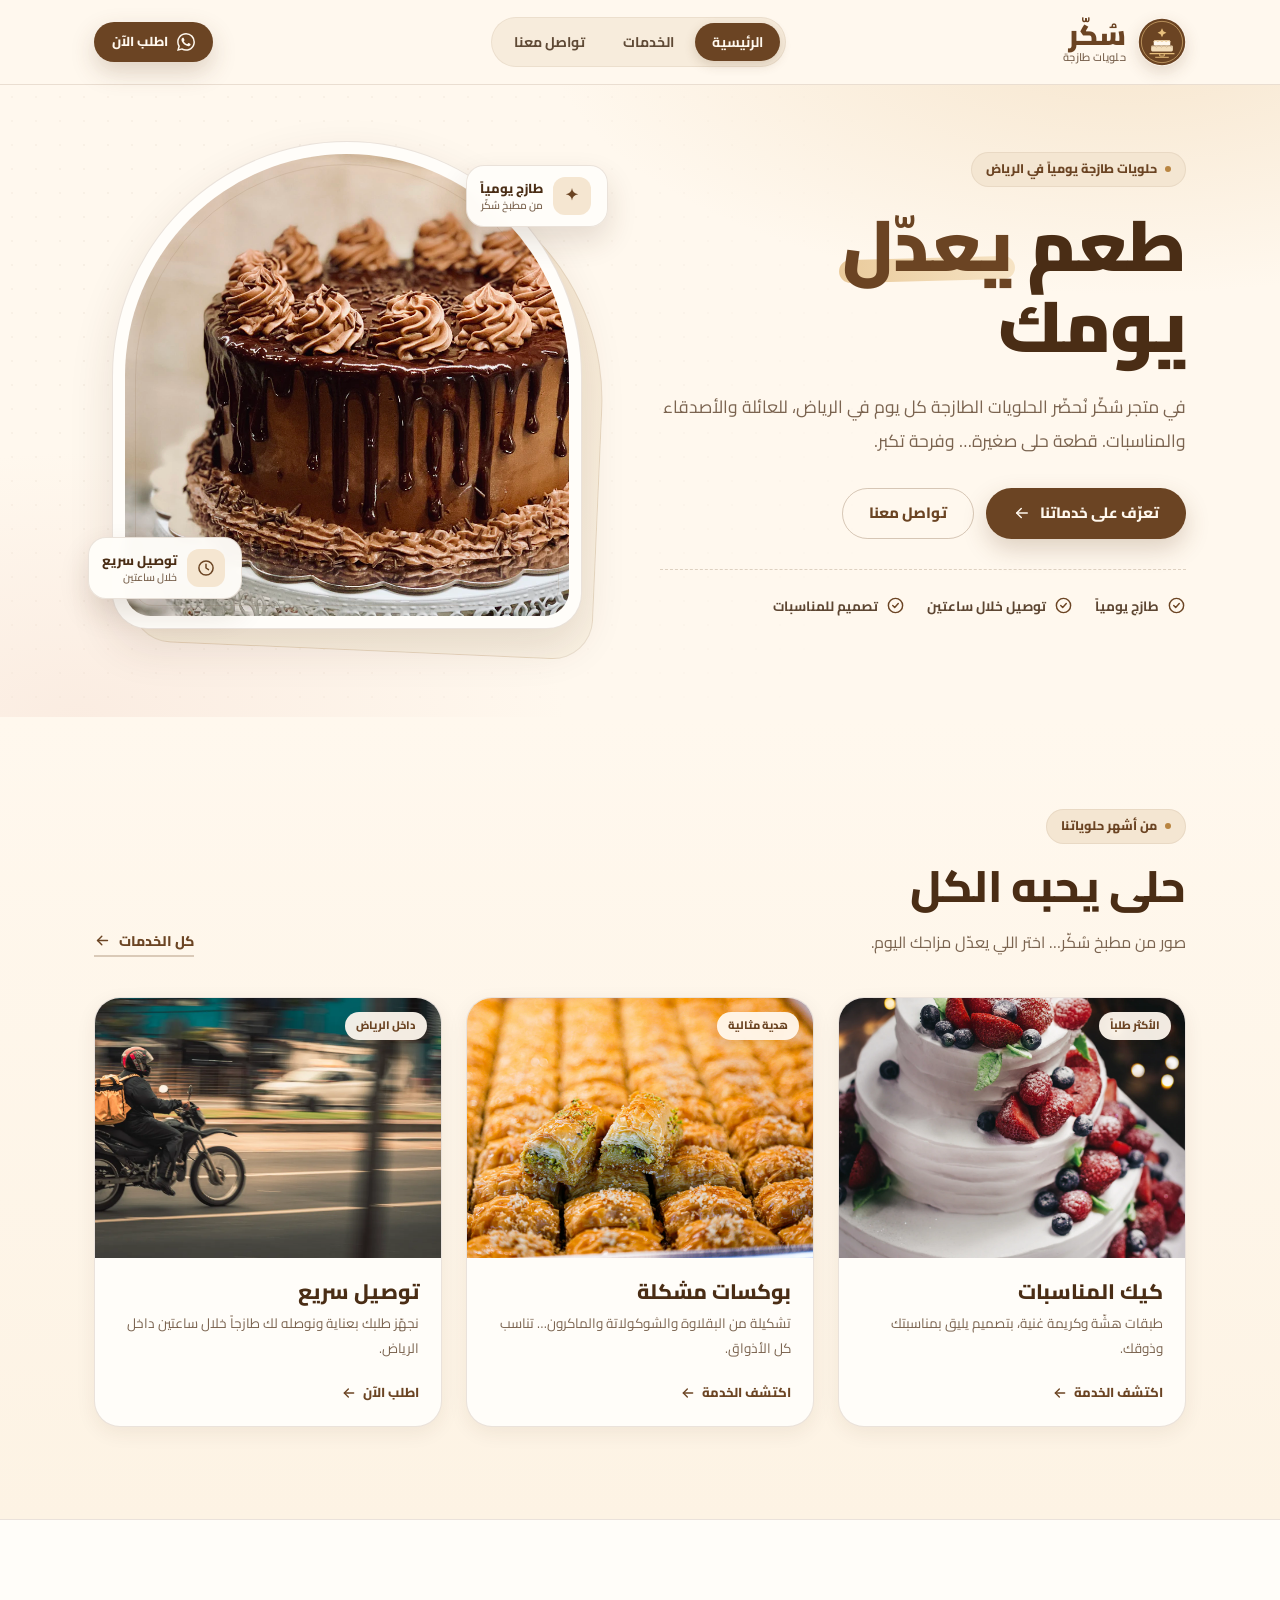
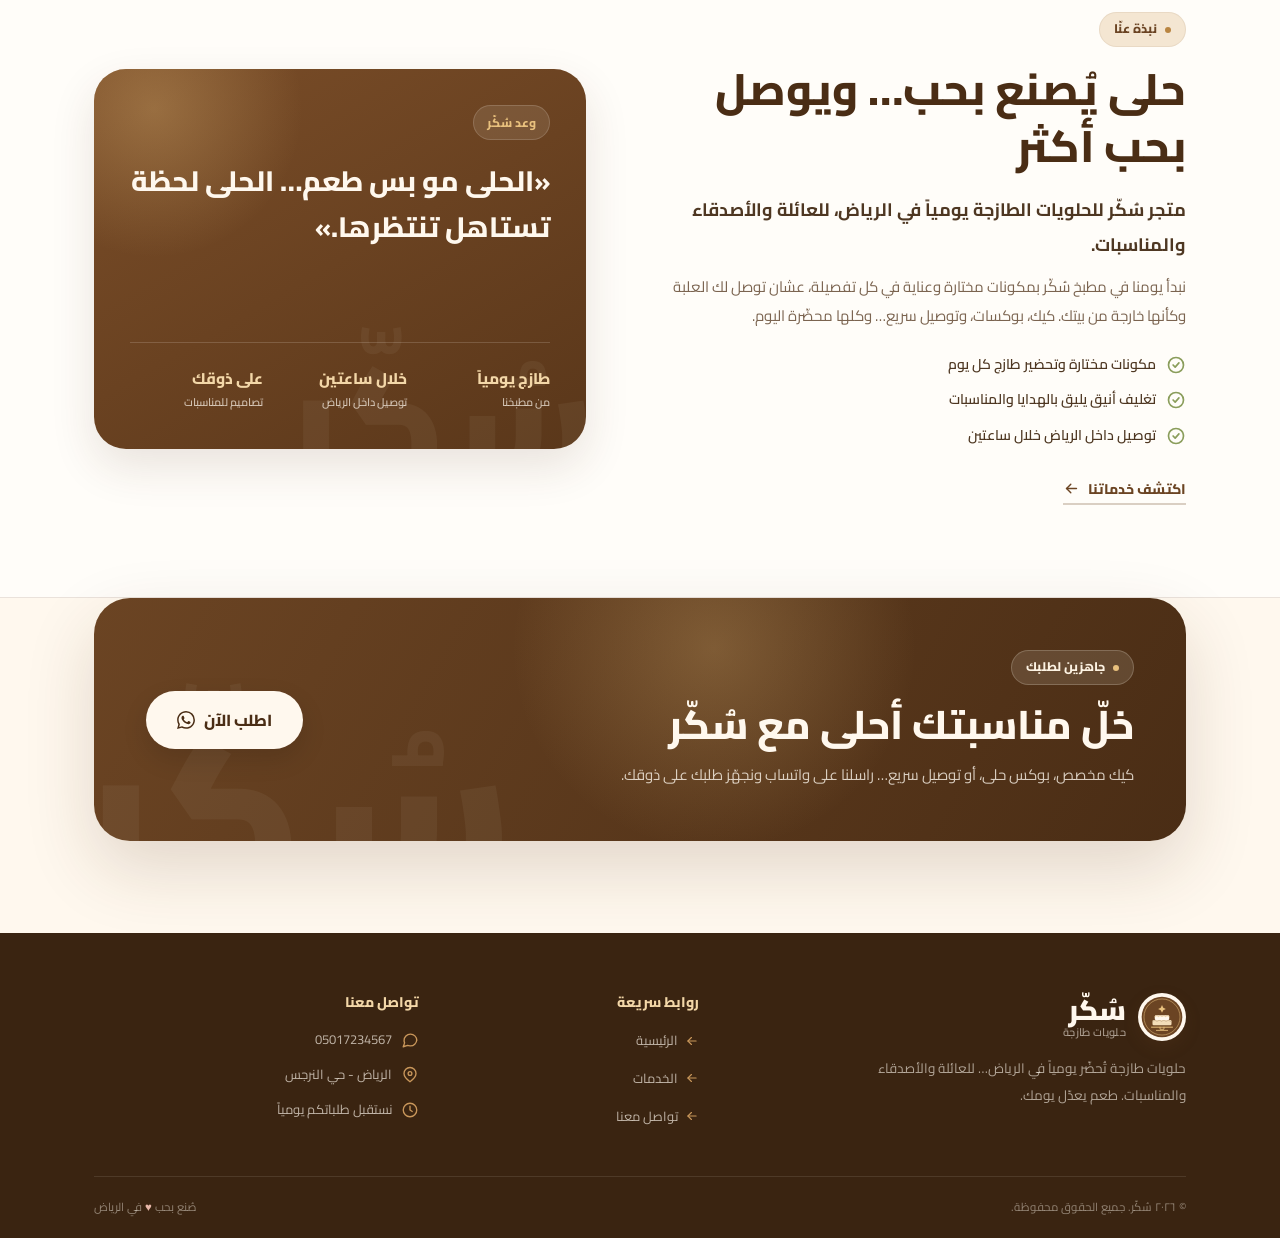
<file: index.html>
<!DOCTYPE html>
<html lang="ar" dir="rtl">
<head>
  <meta charset="UTF-8">
  <meta name="viewport" content="width=device-width, initial-scale=1.0">
  <meta name="theme-color" content="#6b4423">
  <title>سُكّر | حلويات طازجة في الرياض</title>
  <meta name="description" content="متجر سُكّر للحلويات الطازجة يومياً في الرياض. كيك مناسبات، بوكسات مشكلة، وتوصيل سريع خلال ساعتين للعائلة والأصدقاء والمناسبات.">
  <meta property="og:title" content="سُكّر | طعم يعدّل يومك">
  <meta property="og:description" content="حلويات طازجة يومياً في الرياض — كيك مناسبات، بوكسات مشكلة، وتوصيل سريع.">
  <meta property="og:type" content="website">
  <meta property="og:image" content="assets/images/cake1.webp">
  <link rel="icon" href="data:image/svg+xml,%3Csvg xmlns='http://www.w3.org/2000/svg' viewBox='0 0 64 64'%3E%3Ccircle cx='32' cy='32' r='32' fill='%236b4423'/%3E%3Cpath d='M32 10l2.3 5 5 2.3-5 2.3-2.3 5-2.3-5-5-2.3 5-2.3Z' fill='%23e8c07d'/%3E%3Crect x='20' y='30' width='24' height='9' rx='2' fill='%23fff8ee'/%3E%3Crect x='16' y='39' width='32' height='10' rx='2.5' fill='%23e8c07d'/%3E%3Cpath d='M28 49v4h8v-4' fill='none' stroke='%23fff8ee' stroke-width='2' stroke-linecap='round'/%3E%3C/svg%3E">
  <link rel="preconnect" href="https://fonts.googleapis.com">
  <link rel="preconnect" href="https://fonts.gstatic.com" crossorigin>
  <link rel="stylesheet" href="style.css">
</head>
<body>
  <a class="skip-link" href="#main">تجاوز إلى المحتوى</a>

  <header class="site-header">
    <div class="container header-inner">
      <a class="brand" href="index.html" aria-label="سُكّر — الصفحة الرئيسية">
        <span class="brand-mark" aria-hidden="true">
          <svg viewBox="0 0 64 64" xmlns="http://www.w3.org/2000/svg">
            <circle cx="32" cy="32" r="31" fill="#6b4423"/>
            <circle cx="32" cy="32" r="27.5" fill="none" stroke="#e8c07d" stroke-width="1" opacity=".8"/>
            <path d="M32 13.8l1.9 4 4 1.9-4 1.9-1.9 4-1.9-4-4-1.9 4-1.9Z" fill="#e8c07d"/>
            <rect x="21" y="29.5" width="22" height="7" rx="1.6" fill="#fff8ee"/>
            <path d="M21 31.4c1.8-1.8 3.7-1.8 5.5 0 1.8-1.8 3.7-1.8 5.5 0 1.8-1.8 3.7-1.8 5.5 0 1.8-1.8 3.7-1.8 5.5 0" fill="none" stroke="#e8c07d" stroke-width="1.2" stroke-linecap="round"/>
            <rect x="17.5" y="36.5" width="29" height="8" rx="1.8" fill="#f3ddb9"/>
            <path d="M17.5 38.8c2.3-2 4.6-2 6.9 0 2.3-2 4.6-2 6.9 0 2.3-2 4.6-2 6.9 0 2.3-2 4.6-2 6.9 0" fill="none" stroke="#6b4423" stroke-width="1" stroke-linecap="round" opacity=".35"/>
            <path d="M16 47.5h32" stroke="#e8c07d" stroke-width="1.5" stroke-linecap="round"/>
            <path d="M29 47.5v3.2h6v-3.2" fill="none" stroke="#e8c07d" stroke-width="1.3" stroke-linecap="round"/>
            <path d="M23.5 52.4h17" stroke="#e8c07d" stroke-width="1.3" stroke-linecap="round"/>
          </svg>
        </span>
        <span class="brand-text">
          <span class="brand-name">سُكّر</span>
          <span class="brand-tag">حلويات طازجة</span>
        </span>
      </a>

      <nav class="nav" aria-label="التنقل الرئيسي">
        <a class="nav-link active" href="index.html" aria-current="page">الرئيسية</a>
        <a class="nav-link" href="services.html">الخدمات</a>
        <a class="nav-link" href="contact.html">تواصل معنا</a>
      </nav>

      <a class="btn btn-primary btn-sm header-cta" href="https://wa.me/9665017234567?text=%D9%85%D8%B1%D8%AD%D8%A8%D8%A7%D9%8B%20%D8%B3%D9%8F%D9%83%D9%91%D8%B1%D8%8C%20%D8%A3%D8%A8%D8%BA%D9%89%20%D8%A3%D8%B7%D9%84%D8%A8%20%D8%AD%D9%84%D9%89" target="_blank" rel="noopener">
        <svg viewBox="0 0 24 24" fill="currentColor" aria-hidden="true"><path d="M17.472 14.382c-.297-.149-1.758-.867-2.03-.967-.273-.099-.471-.148-.67.15-.197.297-.767.966-.94 1.164-.173.199-.347.223-.644.075-.297-.15-1.255-.463-2.39-1.475-.883-.788-1.48-1.761-1.653-2.059-.173-.297-.018-.458.13-.606.134-.133.298-.347.446-.52.149-.174.198-.298.298-.497.099-.198.05-.371-.05-.52-.099-.148-.669-1.612-.916-2.207-.242-.579-.487-.5-.669-.51-.173-.008-.371-.01-.57-.01-.198 0-.52.074-.792.372-.272.297-1.04 1.016-1.04 2.479 0 1.462 1.065 2.875 1.213 3.074.149.198 2.096 3.2 5.077 4.487.709.306 1.262.489 1.694.625.712.227 1.36.195 1.872.118.571-.085 1.758-.719 2.006-1.413.248-.694.248-1.289.173-1.413-.074-.124-.272-.198-.57-.347m-5.421 7.403h-.004a9.87 9.87 0 0 1-5.031-1.378l-.361-.214-3.741.982.998-3.648-.235-.374a9.86 9.86 0 0 1-1.51-5.26c.001-5.45 4.436-9.884 9.888-9.884 2.64 0 5.122 1.03 6.988 2.898a9.825 9.825 0 0 1 2.893 6.994c-.003 5.45-4.437 9.884-9.885 9.884m8.413-18.297A11.815 11.815 0 0 0 12.05 0C5.495 0 .16 5.335.157 11.892c0 2.096.547 4.142 1.588 5.945L.057 24l6.305-1.654a11.882 11.882 0 0 0 5.683 1.448h.005c6.554 0 11.89-5.335 11.893-11.893a11.821 11.821 0 0 0-3.48-8.413Z"/></svg>
        اطلب الآن
      </a>
    </div>
  </header>

  <main id="main">
    <!-- الهيرو -->
    <section class="hero">
      <div class="container hero-grid">
        <div class="hero-copy">
          <span class="eyebrow">حلويات طازجة يومياً في الرياض</span>
          <h1>طعم <span class="highlight">يعدّل</span> يومك</h1>
          <p class="lead">
            في متجر سُكّر نُحضّر الحلويات الطازجة كل يوم في الرياض، للعائلة والأصدقاء والمناسبات.
            قطعة حلى صغيرة… وفرحة تكبر.
          </p>
          <div class="hero-actions">
            <a class="btn btn-primary" href="services.html">
              تعرّف على خدماتنا
              <svg viewBox="0 0 24 24" fill="none" stroke="currentColor" stroke-width="2" stroke-linecap="round" stroke-linejoin="round" aria-hidden="true"><path d="M19 12H5"/><path d="m11 18-6-6 6-6"/></svg>
            </a>
            <a class="btn btn-ghost" href="contact.html">تواصل معنا</a>
          </div>
          <ul class="hero-points">
            <li>
              <svg viewBox="0 0 24 24" fill="none" stroke="currentColor" stroke-width="1.8" stroke-linecap="round" stroke-linejoin="round" aria-hidden="true"><circle cx="12" cy="12" r="9"/><path d="m8.5 12 2.5 2.5 4.5-5"/></svg>
              طازج يومياً
            </li>
            <li>
              <svg viewBox="0 0 24 24" fill="none" stroke="currentColor" stroke-width="1.8" stroke-linecap="round" stroke-linejoin="round" aria-hidden="true"><circle cx="12" cy="12" r="9"/><path d="m8.5 12 2.5 2.5 4.5-5"/></svg>
              توصيل خلال ساعتين
            </li>
            <li>
              <svg viewBox="0 0 24 24" fill="none" stroke="currentColor" stroke-width="1.8" stroke-linecap="round" stroke-linejoin="round" aria-hidden="true"><circle cx="12" cy="12" r="9"/><path d="m8.5 12 2.5 2.5 4.5-5"/></svg>
              تصميم للمناسبات
            </li>
          </ul>
        </div>

        <div class="hero-media">
          <div class="hero-frame">
            <img src="assets/images/cake1.webp" alt="كيك شوكولاتة مزين بالكريمة وصلصة الشوكولاتة من حلويات سُكّر" width="1200" height="900" fetchpriority="high">
          </div>
          <div class="float-card fc-top">
            <span class="fc-icon">
              <svg viewBox="0 0 24 24" fill="currentColor" aria-hidden="true"><path d="M12 2.5c.6 4.6 2.9 6.9 7.5 7.5-4.6.6-6.9 2.9-7.5 7.5-.6-4.6-2.9-6.9-7.5-7.5 4.6-.6 6.9-2.9 7.5-7.5Z"/></svg>
            </span>
            <span>
              <strong>طازج يومياً</strong>
              <small>من مطبخ سُكّر</small>
            </span>
          </div>
          <div class="float-card fc-bottom">
            <span class="fc-icon">
              <svg viewBox="0 0 24 24" fill="none" stroke="currentColor" stroke-width="1.8" stroke-linecap="round" stroke-linejoin="round" aria-hidden="true"><circle cx="12" cy="12" r="8.5"/><path d="M12 7.5V12l3 2"/></svg>
            </span>
            <span>
              <strong>توصيل سريع</strong>
              <small>خلال ساعتين</small>
            </span>
          </div>
        </div>
      </div>
    </section>

    <!-- أشهر الحلويات -->
    <section class="section favorites" aria-labelledby="favorites-title">
      <div class="container">
        <div class="section-head-row">
          <div class="section-head">
            <span class="eyebrow">من أشهر حلوياتنا</span>
            <h2 id="favorites-title">حلى يحبه الكل</h2>
            <p>صور من مطبخ سُكّر… اختر اللي يعدّل مزاجك اليوم.</p>
          </div>
          <a class="text-link" href="services.html">
            كل الخدمات
            <svg viewBox="0 0 24 24" fill="none" stroke="currentColor" stroke-width="2" stroke-linecap="round" stroke-linejoin="round" aria-hidden="true"><path d="M19 12H5"/><path d="m11 18-6-6 6-6"/></svg>
          </a>
        </div>

        <div class="fav-grid">
          <article class="fav-card">
            <a class="fav-media" href="services.html" aria-label="كيك المناسبات">
              <img src="assets/images/cake2.webp" alt="كيك مناسبات بطبقتين مزين بالفواكه الطازجة" width="1200" height="900" loading="lazy">
              <span class="fav-tag">الأكثر طلباً</span>
            </a>
            <div class="fav-body">
              <h3>كيك المناسبات</h3>
              <p>طبقات هشّة وكريمة غنية، بتصميم يليق بمناسبتك وذوقك.</p>
              <a class="fav-link" href="services.html">
                اكتشف الخدمة
                <svg viewBox="0 0 24 24" fill="none" stroke="currentColor" stroke-width="2" stroke-linecap="round" stroke-linejoin="round" aria-hidden="true"><path d="M19 12H5"/><path d="m11 18-6-6 6-6"/></svg>
              </a>
            </div>
          </article>

          <article class="fav-card">
            <a class="fav-media" href="services.html" aria-label="بوكسات مشكلة">
              <img src="assets/images/sweets-box.webp" alt="بقلاوة بالفستق من تشكيلة بوكسات الحلى المشكلة" width="1200" height="900" loading="lazy">
              <span class="fav-tag">هدية مثالية</span>
            </a>
            <div class="fav-body">
              <h3>بوكسات مشكلة</h3>
              <p>تشكيلة من البقلاوة والشوكولاتة والماكرون… تناسب كل الأذواق.</p>
              <a class="fav-link" href="services.html">
                اكتشف الخدمة
                <svg viewBox="0 0 24 24" fill="none" stroke="currentColor" stroke-width="2" stroke-linecap="round" stroke-linejoin="round" aria-hidden="true"><path d="M19 12H5"/><path d="m11 18-6-6 6-6"/></svg>
              </a>
            </div>
          </article>

          <article class="fav-card">
            <a class="fav-media" href="contact.html" aria-label="توصيل سريع">
              <img src="assets/images/delivery.webp" alt="مندوب توصيل على دراجة نارية يحمل حقيبة توصيل داخل الرياض" width="1200" height="900" loading="lazy">
              <span class="fav-tag">داخل الرياض</span>
            </a>
            <div class="fav-body">
              <h3>توصيل سريع</h3>
              <p>نجهّز طلبك بعناية ونوصله لك طازجاً خلال ساعتين داخل الرياض.</p>
              <a class="fav-link" href="contact.html">
                اطلب الآن
                <svg viewBox="0 0 24 24" fill="none" stroke="currentColor" stroke-width="2" stroke-linecap="round" stroke-linejoin="round" aria-hidden="true"><path d="M19 12H5"/><path d="m11 18-6-6 6-6"/></svg>
              </a>
            </div>
          </article>
        </div>
      </div>
    </section>

    <!-- النبذة -->
    <section class="section about" id="about" aria-labelledby="about-title">
      <div class="container about-grid">
        <div class="about-copy">
          <span class="eyebrow">نبذة عنّا</span>
          <h2 id="about-title">حلى يُصنع بحب… ويوصل بحب أكثر</h2>
          <p class="about-lead">متجر سُكّر للحلويات الطازجة يومياً في الرياض، للعائلة والأصدقاء والمناسبات.</p>
          <p>
            نبدأ يومنا في مطبخ سُكّر بمكونات مختارة وعناية في كل تفصيلة، عشان توصل لك العلبة
            وكأنها خارجة من بيتك. كيك، بوكسات، وتوصيل سريع… وكلها محضّرة اليوم.
          </p>
          <ul class="check-list">
            <li>
              <svg viewBox="0 0 24 24" fill="none" stroke="currentColor" stroke-width="2" stroke-linecap="round" stroke-linejoin="round" aria-hidden="true"><circle cx="12" cy="12" r="9"/><path d="m8.5 12 2.5 2.5 4.5-5"/></svg>
              مكونات مختارة وتحضير طازج كل يوم
            </li>
            <li>
              <svg viewBox="0 0 24 24" fill="none" stroke="currentColor" stroke-width="2" stroke-linecap="round" stroke-linejoin="round" aria-hidden="true"><circle cx="12" cy="12" r="9"/><path d="m8.5 12 2.5 2.5 4.5-5"/></svg>
              تغليف أنيق يليق بالهدايا والمناسبات
            </li>
            <li>
              <svg viewBox="0 0 24 24" fill="none" stroke="currentColor" stroke-width="2" stroke-linecap="round" stroke-linejoin="round" aria-hidden="true"><circle cx="12" cy="12" r="9"/><path d="m8.5 12 2.5 2.5 4.5-5"/></svg>
              توصيل داخل الرياض خلال ساعتين
            </li>
          </ul>
          <a class="text-link" href="services.html">
            اكتشف خدماتنا
            <svg viewBox="0 0 24 24" fill="none" stroke="currentColor" stroke-width="2" stroke-linecap="round" stroke-linejoin="round" aria-hidden="true"><path d="M19 12H5"/><path d="m11 18-6-6 6-6"/></svg>
          </a>
        </div>

        <aside class="about-panel">
          <div>
            <span class="panel-kicker">وعد سُكّر</span>
            <blockquote>«الحلى مو بس طعم… الحلى لحظة تستاهل تنتظرها.»</blockquote>
          </div>
          <div class="stats">
            <div>
              <strong>طازج يومياً</strong>
              <span>من مطبخنا</span>
            </div>
            <div>
              <strong>خلال ساعتين</strong>
              <span>توصيل داخل الرياض</span>
            </div>
            <div>
              <strong>على ذوقك</strong>
              <span>تصاميم للمناسبات</span>
            </div>
          </div>
        </aside>
      </div>
    </section>

    <!-- دعوة للطلب -->
    <section class="cta-section" aria-labelledby="cta-title">
      <div class="container">
        <div class="cta-panel">
          <div class="cta-copy">
            <span class="eyebrow on-dark">جاهزين لطلبك</span>
            <h2 id="cta-title">خلّ مناسبتك أحلى مع سُكّر</h2>
            <p>كيك مخصص، بوكس حلى، أو توصيل سريع… راسلنا على واتساب ونجهّز طلبك على ذوقك.</p>
          </div>
          <a class="btn btn-light btn-lg" href="https://wa.me/9665017234567?text=%D9%85%D8%B1%D8%AD%D8%A8%D8%A7%D9%8B%20%D8%B3%D9%8F%D9%83%D9%91%D8%B1%D8%8C%20%D8%A3%D8%A8%D8%BA%D9%89%20%D8%A3%D8%B7%D9%84%D8%A8%20%D8%AD%D9%84%D9%89" target="_blank" rel="noopener">
            اطلب الآن
            <svg viewBox="0 0 24 24" fill="currentColor" aria-hidden="true"><path d="M17.472 14.382c-.297-.149-1.758-.867-2.03-.967-.273-.099-.471-.148-.67.15-.197.297-.767.966-.94 1.164-.173.199-.347.223-.644.075-.297-.15-1.255-.463-2.39-1.475-.883-.788-1.48-1.761-1.653-2.059-.173-.297-.018-.458.13-.606.134-.133.298-.347.446-.52.149-.174.198-.298.298-.497.099-.198.05-.371-.05-.52-.099-.148-.669-1.612-.916-2.207-.242-.579-.487-.5-.669-.51-.173-.008-.371-.01-.57-.01-.198 0-.52.074-.792.372-.272.297-1.04 1.016-1.04 2.479 0 1.462 1.065 2.875 1.213 3.074.149.198 2.096 3.2 5.077 4.487.709.306 1.262.489 1.694.625.712.227 1.36.195 1.872.118.571-.085 1.758-.719 2.006-1.413.248-.694.248-1.289.173-1.413-.074-.124-.272-.198-.57-.347m-5.421 7.403h-.004a9.87 9.87 0 0 1-5.031-1.378l-.361-.214-3.741.982.998-3.648-.235-.374a9.86 9.86 0 0 1-1.51-5.26c.001-5.45 4.436-9.884 9.888-9.884 2.64 0 5.122 1.03 6.988 2.898a9.825 9.825 0 0 1 2.893 6.994c-.003 5.45-4.437 9.884-9.885 9.884m8.413-18.297A11.815 11.815 0 0 0 12.05 0C5.495 0 .16 5.335.157 11.892c0 2.096.547 4.142 1.588 5.945L.057 24l6.305-1.654a11.882 11.882 0 0 0 5.683 1.448h.005c6.554 0 11.89-5.335 11.893-11.893a11.821 11.821 0 0 0-3.48-8.413Z"/></svg>
          </a>
        </div>
      </div>
    </section>
  </main>

  <footer class="site-footer">
    <div class="container">
      <div class="footer-grid">
        <div class="footer-brand">
          <a class="brand" href="index.html" aria-label="سُكّر — الصفحة الرئيسية">
            <span class="brand-mark" aria-hidden="true">
              <svg viewBox="0 0 64 64" xmlns="http://www.w3.org/2000/svg">
                <circle cx="32" cy="32" r="31" fill="#6b4423"/>
                <circle cx="32" cy="32" r="27.5" fill="none" stroke="#e8c07d" stroke-width="1" opacity=".8"/>
                <path d="M32 13.8l1.9 4 4 1.9-4 1.9-1.9 4-1.9-4-4-1.9 4-1.9Z" fill="#e8c07d"/>
                <rect x="21" y="29.5" width="22" height="7" rx="1.6" fill="#fff8ee"/>
                <path d="M21 31.4c1.8-1.8 3.7-1.8 5.5 0 1.8-1.8 3.7-1.8 5.5 0 1.8-1.8 3.7-1.8 5.5 0 1.8-1.8 3.7-1.8 5.5 0" fill="none" stroke="#e8c07d" stroke-width="1.2" stroke-linecap="round"/>
                <rect x="17.5" y="36.5" width="29" height="8" rx="1.8" fill="#f3ddb9"/>
                <path d="M17.5 38.8c2.3-2 4.6-2 6.9 0 2.3-2 4.6-2 6.9 0 2.3-2 4.6-2 6.9 0 2.3-2 4.6-2 6.9 0" fill="none" stroke="#6b4423" stroke-width="1" stroke-linecap="round" opacity=".35"/>
                <path d="M16 47.5h32" stroke="#e8c07d" stroke-width="1.5" stroke-linecap="round"/>
                <path d="M29 47.5v3.2h6v-3.2" fill="none" stroke="#e8c07d" stroke-width="1.3" stroke-linecap="round"/>
                <path d="M23.5 52.4h17" stroke="#e8c07d" stroke-width="1.3" stroke-linecap="round"/>
              </svg>
            </span>
            <span class="brand-text">
              <span class="brand-name">سُكّر</span>
              <span class="brand-tag">حلويات طازجة</span>
            </span>
          </a>
          <p>حلويات طازجة تُحضّر يومياً في الرياض… للعائلة والأصدقاء والمناسبات. طعم يعدّل يومك.</p>
        </div>

        <nav aria-label="روابط الفوتر">
          <h2 class="footer-title">روابط سريعة</h2>
          <ul class="footer-links">
            <li><a href="index.html"><svg viewBox="0 0 24 24" fill="none" stroke="currentColor" stroke-width="2" stroke-linecap="round" stroke-linejoin="round" aria-hidden="true"><path d="M19 12H5"/><path d="m11 18-6-6 6-6"/></svg>الرئيسية</a></li>
            <li><a href="services.html"><svg viewBox="0 0 24 24" fill="none" stroke="currentColor" stroke-width="2" stroke-linecap="round" stroke-linejoin="round" aria-hidden="true"><path d="M19 12H5"/><path d="m11 18-6-6 6-6"/></svg>الخدمات</a></li>
            <li><a href="contact.html"><svg viewBox="0 0 24 24" fill="none" stroke="currentColor" stroke-width="2" stroke-linecap="round" stroke-linejoin="round" aria-hidden="true"><path d="M19 12H5"/><path d="m11 18-6-6 6-6"/></svg>تواصل معنا</a></li>
          </ul>
        </nav>

        <div>
          <h2 class="footer-title">تواصل معنا</h2>
          <ul class="footer-contact">
            <li>
              <svg viewBox="0 0 24 24" fill="none" stroke="currentColor" stroke-width="1.8" stroke-linecap="round" stroke-linejoin="round" aria-hidden="true"><path d="M21 11.5a8.4 8.4 0 0 1-9 8.4 9.9 9.9 0 0 1-3.2-.6L3 21l1.8-5.2a8.3 8.3 0 0 1-.7-3.3 8.4 8.4 0 0 1 8.4-8.4 8.4 8.4 0 0 1 8.5 8.4Z"/></svg>
              <a class="num" href="https://wa.me/9665017234567" target="_blank" rel="noopener">05017234567</a>
            </li>
            <li>
              <svg viewBox="0 0 24 24" fill="none" stroke="currentColor" stroke-width="1.8" stroke-linecap="round" stroke-linejoin="round" aria-hidden="true"><path d="M20 10c0 5-8 11-8 11S4 15 4 10a8 8 0 1 1 16 0Z"/><circle cx="12" cy="10" r="2.5"/></svg>
              <span>الرياض - حي النرجس</span>
            </li>
            <li>
              <svg viewBox="0 0 24 24" fill="none" stroke="currentColor" stroke-width="1.8" stroke-linecap="round" stroke-linejoin="round" aria-hidden="true"><circle cx="12" cy="12" r="9"/><path d="M12 7v5l3 2"/></svg>
              <span>نستقبل طلباتكم يومياً</span>
            </li>
          </ul>
        </div>
      </div>

      <div class="footer-bottom">
        <span>© ٢٠٢٦ سُكّر. جميع الحقوق محفوظة.</span>
        <span>صُنع بحب <span class="heart">♥</span> في الرياض</span>
      </div>
    </div>
  </footer>
</body>
</html>
</file>
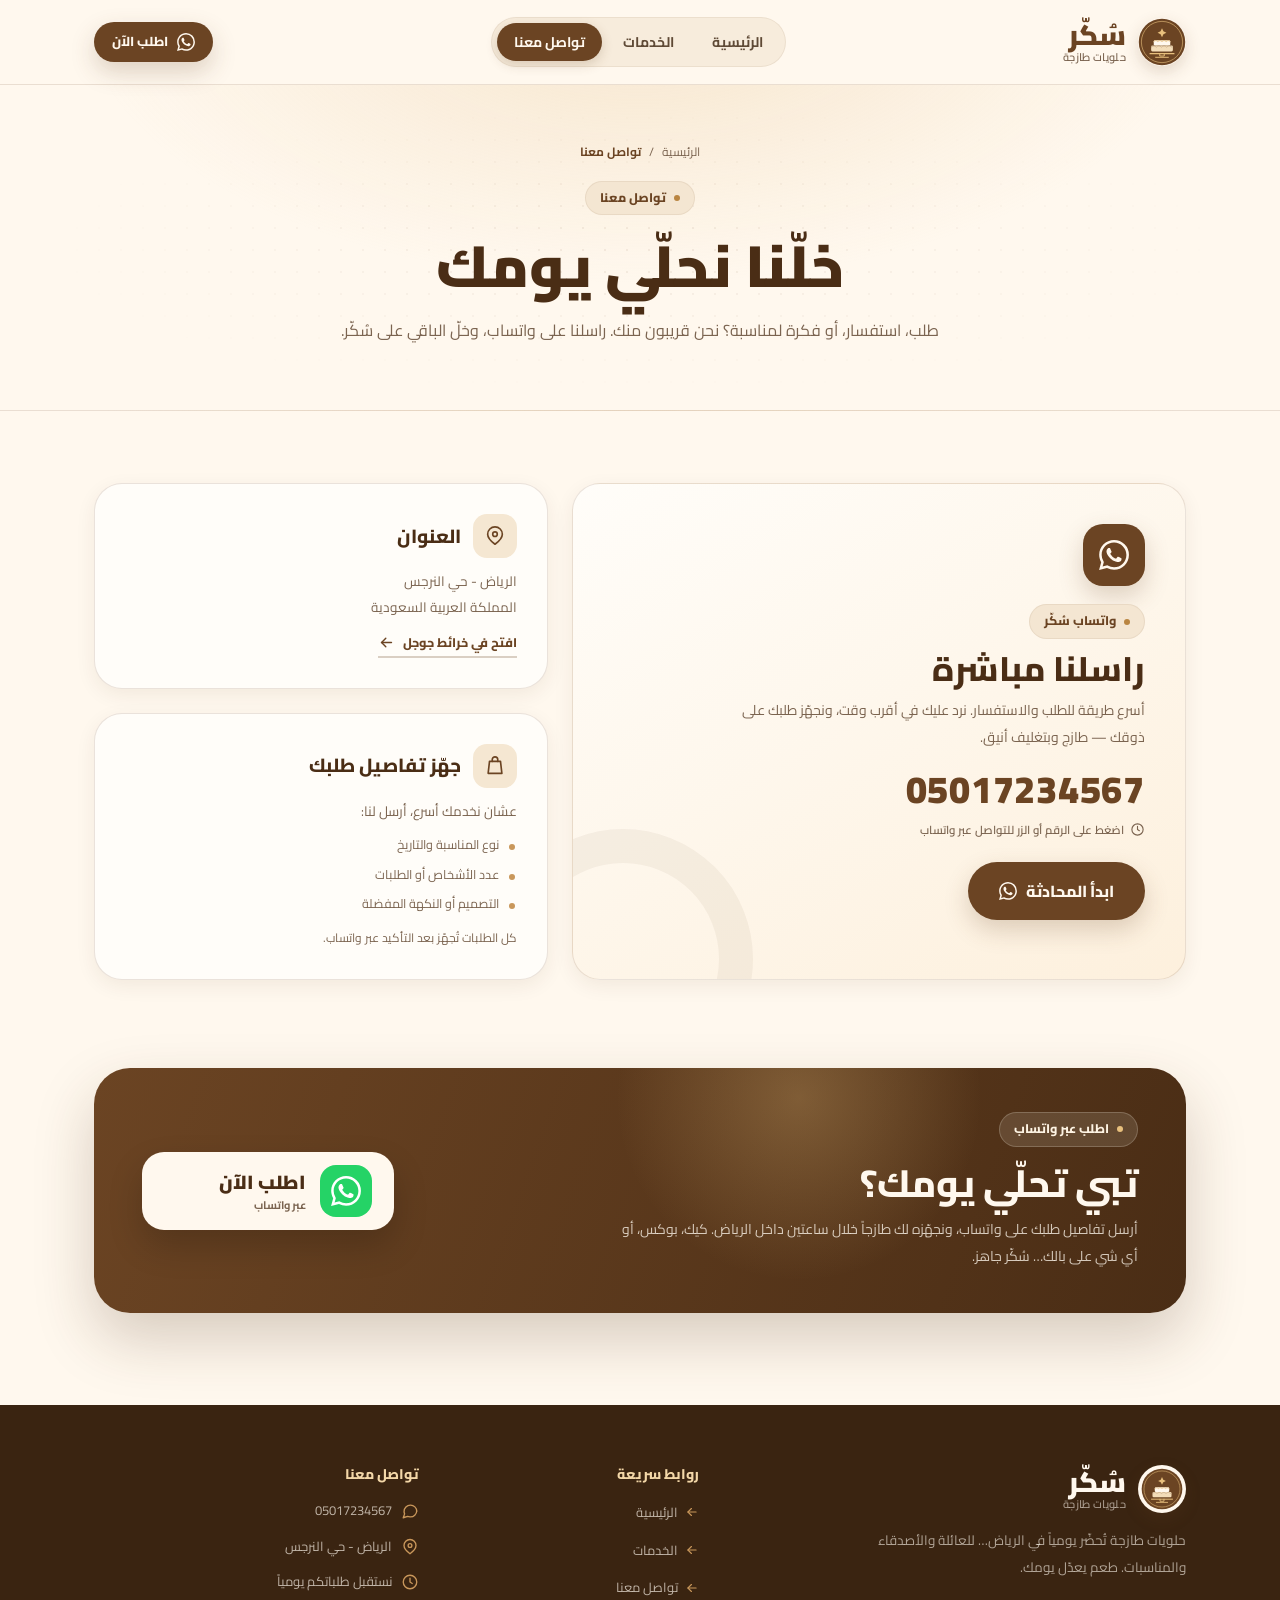
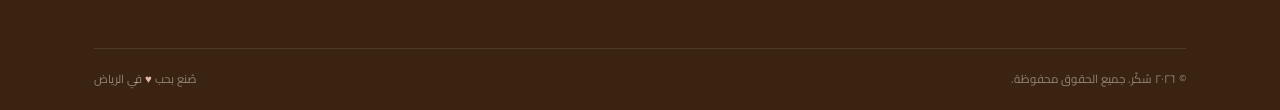
<file: contact.html>
<!DOCTYPE html>
<html lang="ar" dir="rtl">
<head>
  <meta charset="UTF-8">
  <meta name="viewport" content="width=device-width, initial-scale=1.0">
  <meta name="theme-color" content="#6b4423">
  <title>تواصل معنا | سُكّر</title>
  <meta name="description" content="تواصل مع متجر سُكّر على واتساب 05017234567، أو زورنا في الرياض - حي النرجس. اطلب حلوياتك الطازجة الآن.">
  <meta property="og:title" content="تواصل مع سُكّر | اطلب الآن">
  <meta property="og:description" content="رقم واتساب سُكّر 05017234567 — الرياض، حي النرجس. راسلنا ونجهّز طلبك.">
  <meta property="og:type" content="website">
  <meta property="og:image" content="assets/images/delivery.webp">
  <link rel="icon" href="data:image/svg+xml,%3Csvg xmlns='http://www.w3.org/2000/svg' viewBox='0 0 64 64'%3E%3Ccircle cx='32' cy='32' r='32' fill='%236b4423'/%3E%3Cpath d='M32 10l2.3 5 5 2.3-5 2.3-2.3 5-2.3-5-5-2.3 5-2.3Z' fill='%23e8c07d'/%3E%3Crect x='20' y='30' width='24' height='9' rx='2' fill='%23fff8ee'/%3E%3Crect x='16' y='39' width='32' height='10' rx='2.5' fill='%23e8c07d'/%3E%3Cpath d='M28 49v4h8v-4' fill='none' stroke='%23fff8ee' stroke-width='2' stroke-linecap='round'/%3E%3C/svg%3E">
  <link rel="preconnect" href="https://fonts.googleapis.com">
  <link rel="preconnect" href="https://fonts.gstatic.com" crossorigin>
  <link rel="stylesheet" href="style.css">
</head>
<body>
  <a class="skip-link" href="#main">تجاوز إلى المحتوى</a>

  <header class="site-header">
    <div class="container header-inner">
      <a class="brand" href="index.html" aria-label="سُكّر — الصفحة الرئيسية">
        <span class="brand-mark" aria-hidden="true">
          <svg viewBox="0 0 64 64" xmlns="http://www.w3.org/2000/svg">
            <circle cx="32" cy="32" r="31" fill="#6b4423"/>
            <circle cx="32" cy="32" r="27.5" fill="none" stroke="#e8c07d" stroke-width="1" opacity=".8"/>
            <path d="M32 13.8l1.9 4 4 1.9-4 1.9-1.9 4-1.9-4-4-1.9 4-1.9Z" fill="#e8c07d"/>
            <rect x="21" y="29.5" width="22" height="7" rx="1.6" fill="#fff8ee"/>
            <path d="M21 31.4c1.8-1.8 3.7-1.8 5.5 0 1.8-1.8 3.7-1.8 5.5 0 1.8-1.8 3.7-1.8 5.5 0 1.8-1.8 3.7-1.8 5.5 0" fill="none" stroke="#e8c07d" stroke-width="1.2" stroke-linecap="round"/>
            <rect x="17.5" y="36.5" width="29" height="8" rx="1.8" fill="#f3ddb9"/>
            <path d="M17.5 38.8c2.3-2 4.6-2 6.9 0 2.3-2 4.6-2 6.9 0 2.3-2 4.6-2 6.9 0 2.3-2 4.6-2 6.9 0" fill="none" stroke="#6b4423" stroke-width="1" stroke-linecap="round" opacity=".35"/>
            <path d="M16 47.5h32" stroke="#e8c07d" stroke-width="1.5" stroke-linecap="round"/>
            <path d="M29 47.5v3.2h6v-3.2" fill="none" stroke="#e8c07d" stroke-width="1.3" stroke-linecap="round"/>
            <path d="M23.5 52.4h17" stroke="#e8c07d" stroke-width="1.3" stroke-linecap="round"/>
          </svg>
        </span>
        <span class="brand-text">
          <span class="brand-name">سُكّر</span>
          <span class="brand-tag">حلويات طازجة</span>
        </span>
      </a>

      <nav class="nav" aria-label="التنقل الرئيسي">
        <a class="nav-link" href="index.html">الرئيسية</a>
        <a class="nav-link" href="services.html">الخدمات</a>
        <a class="nav-link active" href="contact.html" aria-current="page">تواصل معنا</a>
      </nav>

      <a class="btn btn-primary btn-sm header-cta" href="https://wa.me/9665017234567?text=%D9%85%D8%B1%D8%AD%D8%A8%D8%A7%D9%8B%20%D8%B3%D9%8F%D9%83%D9%91%D8%B1%D8%8C%20%D8%A3%D8%A8%D8%BA%D9%89%20%D8%A3%D8%B7%D9%84%D8%A8%20%D8%AD%D9%84%D9%89" target="_blank" rel="noopener">
        <svg viewBox="0 0 24 24" fill="currentColor" aria-hidden="true"><path d="M17.472 14.382c-.297-.149-1.758-.867-2.03-.967-.273-.099-.471-.148-.67.15-.197.297-.767.966-.94 1.164-.173.199-.347.223-.644.075-.297-.15-1.255-.463-2.39-1.475-.883-.788-1.48-1.761-1.653-2.059-.173-.297-.018-.458.13-.606.134-.133.298-.347.446-.52.149-.174.198-.298.298-.497.099-.198.05-.371-.05-.52-.099-.148-.669-1.612-.916-2.207-.242-.579-.487-.5-.669-.51-.173-.008-.371-.01-.57-.01-.198 0-.52.074-.792.372-.272.297-1.04 1.016-1.04 2.479 0 1.462 1.065 2.875 1.213 3.074.149.198 2.096 3.2 5.077 4.487.709.306 1.262.489 1.694.625.712.227 1.36.195 1.872.118.571-.085 1.758-.719 2.006-1.413.248-.694.248-1.289.173-1.413-.074-.124-.272-.198-.57-.347m-5.421 7.403h-.004a9.87 9.87 0 0 1-5.031-1.378l-.361-.214-3.741.982.998-3.648-.235-.374a9.86 9.86 0 0 1-1.51-5.26c.001-5.45 4.436-9.884 9.888-9.884 2.64 0 5.122 1.03 6.988 2.898a9.825 9.825 0 0 1 2.893 6.994c-.003 5.45-4.437 9.884-9.885 9.884m8.413-18.297A11.815 11.815 0 0 0 12.05 0C5.495 0 .16 5.335.157 11.892c0 2.096.547 4.142 1.588 5.945L.057 24l6.305-1.654a11.882 11.882 0 0 0 5.683 1.448h.005c6.554 0 11.89-5.335 11.893-11.893a11.821 11.821 0 0 0-3.48-8.413Z"/></svg>
        اطلب الآن
      </a>
    </div>
  </header>

  <main id="main">
    <section class="page-hero" aria-labelledby="page-title">
      <div class="container">
        <nav class="breadcrumb" aria-label="مسار التنقل">
          <a href="index.html">الرئيسية</a>
          <span aria-hidden="true">/</span>
          <span aria-current="page">تواصل معنا</span>
        </nav>
        <span class="eyebrow">تواصل معنا</span>
        <h1 id="page-title">خلّنا نحلّي يومك</h1>
        <p class="lead">
          طلب، استفسار، أو فكرة لمناسبة؟ نحن قريبون منك. راسلنا على واتساب،
          وخلّ الباقي على سُكّر.
        </p>
      </div>
    </section>

    <section class="contact-section" aria-label="بيانات التواصل">
      <div class="container contact-grid">
        <div class="contact-card contact-main">
          <span class="contact-icon" aria-hidden="true">
            <svg viewBox="0 0 24 24" fill="currentColor"><path d="M17.472 14.382c-.297-.149-1.758-.867-2.03-.967-.273-.099-.471-.148-.67.15-.197.297-.767.966-.94 1.164-.173.199-.347.223-.644.075-.297-.15-1.255-.463-2.39-1.475-.883-.788-1.48-1.761-1.653-2.059-.173-.297-.018-.458.13-.606.134-.133.298-.347.446-.52.149-.174.198-.298.298-.497.099-.198.05-.371-.05-.52-.099-.148-.669-1.612-.916-2.207-.242-.579-.487-.5-.669-.51-.173-.008-.371-.01-.57-.01-.198 0-.52.074-.792.372-.272.297-1.04 1.016-1.04 2.479 0 1.462 1.065 2.875 1.213 3.074.149.198 2.096 3.2 5.077 4.487.709.306 1.262.489 1.694.625.712.227 1.36.195 1.872.118.571-.085 1.758-.719 2.006-1.413.248-.694.248-1.289.173-1.413-.074-.124-.272-.198-.57-.347m-5.421 7.403h-.004a9.87 9.87 0 0 1-5.031-1.378l-.361-.214-3.741.982.998-3.648-.235-.374a9.86 9.86 0 0 1-1.51-5.26c.001-5.45 4.436-9.884 9.888-9.884 2.64 0 5.122 1.03 6.988 2.898a9.825 9.825 0 0 1 2.893 6.994c-.003 5.45-4.437 9.884-9.885 9.884m8.413-18.297A11.815 11.815 0 0 0 12.05 0C5.495 0 .16 5.335.157 11.892c0 2.096.547 4.142 1.588 5.945L.057 24l6.305-1.654a11.882 11.882 0 0 0 5.683 1.448h.005c6.554 0 11.89-5.335 11.893-11.893a11.821 11.821 0 0 0-3.48-8.413Z"/></svg>
          </span>
          <span class="eyebrow">واتساب سُكّر</span>
          <h2>راسلنا مباشرة</h2>
          <p>
            أسرع طريقة للطلب والاستفسار. نرد عليك في أقرب وقت، ونجهّز طلبك
            على ذوقك — طازج وبتغليف أنيق.
          </p>
          <a class="phone" href="https://wa.me/9665017234567?text=%D9%85%D8%B1%D8%AD%D8%A8%D8%A7%D9%8B%20%D8%B3%D9%8F%D9%83%D9%91%D8%B1%D8%8C%20%D8%A3%D8%A8%D8%BA%D9%89%20%D8%A3%D8%B7%D9%84%D8%A8%20%D8%AD%D9%84%D9%89" target="_blank" rel="noopener" aria-label="واتساب سُكّر 05017234567">05017234567</a>
          <span class="wa-hint">
            <svg viewBox="0 0 24 24" fill="none" stroke="currentColor" stroke-width="1.8" stroke-linecap="round" stroke-linejoin="round" aria-hidden="true" width="15" height="15"><circle cx="12" cy="12" r="9"/><path d="M12 7v5l3 2"/></svg>
            اضغط على الرقم أو الزر للتواصل عبر واتساب
          </span>
          <a class="btn btn-primary btn-lg" href="https://wa.me/9665017234567?text=%D9%85%D8%B1%D8%AD%D8%A8%D8%A7%D9%8B%20%D8%B3%D9%8F%D9%83%D9%91%D8%B1%D8%8C%20%D8%A3%D8%A8%D8%BA%D9%89%20%D8%A3%D8%B7%D9%84%D8%A8%20%D8%AD%D9%84%D9%89" target="_blank" rel="noopener">
            ابدأ المحادثة
            <svg viewBox="0 0 24 24" fill="currentColor" aria-hidden="true"><path d="M17.472 14.382c-.297-.149-1.758-.867-2.03-.967-.273-.099-.471-.148-.67.15-.197.297-.767.966-.94 1.164-.173.199-.347.223-.644.075-.297-.15-1.255-.463-2.39-1.475-.883-.788-1.48-1.761-1.653-2.059-.173-.297-.018-.458.13-.606.134-.133.298-.347.446-.52.149-.174.198-.298.298-.497.099-.198.05-.371-.05-.52-.099-.148-.669-1.612-.916-2.207-.242-.579-.487-.5-.669-.51-.173-.008-.371-.01-.57-.01-.198 0-.52.074-.792.372-.272.297-1.04 1.016-1.04 2.479 0 1.462 1.065 2.875 1.213 3.074.149.198 2.096 3.2 5.077 4.487.709.306 1.262.489 1.694.625.712.227 1.36.195 1.872.118.571-.085 1.758-.719 2.006-1.413.248-.694.248-1.289.173-1.413-.074-.124-.272-.198-.57-.347m-5.421 7.403h-.004a9.87 9.87 0 0 1-5.031-1.378l-.361-.214-3.741.982.998-3.648-.235-.374a9.86 9.86 0 0 1-1.51-5.26c.001-5.45 4.436-9.884 9.888-9.884 2.64 0 5.122 1.03 6.988 2.898a9.825 9.825 0 0 1 2.893 6.994c-.003 5.45-4.437 9.884-9.885 9.884m8.413-18.297A11.815 11.815 0 0 0 12.05 0C5.495 0 .16 5.335.157 11.892c0 2.096.547 4.142 1.588 5.945L.057 24l6.305-1.654a11.882 11.882 0 0 0 5.683 1.448h.005c6.554 0 11.89-5.335 11.893-11.893a11.821 11.821 0 0 0-3.48-8.413Z"/></svg>
          </a>
        </div>

        <div class="contact-side">
          <div class="contact-card info-card">
            <div class="info-head">
              <span class="info-icon" aria-hidden="true">
                <svg viewBox="0 0 24 24" fill="none" stroke="currentColor" stroke-width="1.8" stroke-linecap="round" stroke-linejoin="round"><path d="M20 10c0 5-8 11-8 11S4 15 4 10a8 8 0 1 1 16 0Z"/><circle cx="12" cy="10" r="2.5"/></svg>
              </span>
              <h3>العنوان</h3>
            </div>
            <p>الرياض - حي النرجس<br>المملكة العربية السعودية</p>
            <a class="text-link" href="https://www.google.com/maps/search/?api=1&amp;query=%D8%A7%D9%84%D8%B1%D9%8A%D8%A7%D8%B6%20%D8%AD%D9%8A%20%D8%A7%D9%84%D9%86%D8%B1%D8%AC%D8%B3" target="_blank" rel="noopener">
              افتح في خرائط جوجل
              <svg viewBox="0 0 24 24" fill="none" stroke="currentColor" stroke-width="2" stroke-linecap="round" stroke-linejoin="round" aria-hidden="true"><path d="M19 12H5"/><path d="m11 18-6-6 6-6"/></svg>
            </a>
          </div>

          <div class="contact-card info-card">
            <div class="info-head">
              <span class="info-icon" aria-hidden="true">
                <svg viewBox="0 0 24 24" fill="none" stroke="currentColor" stroke-width="1.8" stroke-linecap="round" stroke-linejoin="round"><path d="M6 7h12l1.5 13h-15L6 7Z"/><path d="M9 7V5a3 3 0 0 1 6 0v2"/></svg>
              </span>
              <h3>جهّز تفاصيل طلبك</h3>
            </div>
            <p>عشان نخدمك أسرع، أرسل لنا:</p>
            <ul class="mini-list">
              <li>نوع المناسبة والتاريخ</li>
              <li>عدد الأشخاص أو الطلبات</li>
              <li>التصميم أو النكهة المفضلة</li>
            </ul>
            <p style="margin-top:10px;font-size:12px;">كل الطلبات تُجهّز بعد التأكيد عبر واتساب.</p>
          </div>
        </div>
      </div>
    </section>

    <!-- زر واتساب الكبير -->
    <section class="order-section" aria-labelledby="order-title">
      <div class="container">
        <div class="order-panel">
          <div class="order-copy">
            <span class="eyebrow on-dark">اطلب عبر واتساب</span>
            <h2 id="order-title">تبي تحلّي يومك؟</h2>
            <p>
              أرسل تفاصيل طلبك على واتساب، ونجهّزه لك طازجاً خلال ساعتين داخل الرياض.
              كيك، بوكس، أو أي شي على بالك… سُكّر جاهز.
            </p>
          </div>
          <a class="wa-big" href="https://wa.me/9665017234567?text=%D9%85%D8%B1%D8%AD%D8%A8%D8%A7%D9%8B%20%D8%B3%D9%8F%D9%83%D9%91%D8%B1%D8%8C%20%D8%A3%D8%A8%D8%BA%D9%89%20%D8%A3%D8%B7%D9%84%D8%A8%20%D8%AD%D9%84%D9%89" target="_blank" rel="noopener" aria-label="اطلب الآن عبر واتساب على الرقم 05017234567">
            <span class="wa-big-icon" aria-hidden="true">
              <svg viewBox="0 0 24 24" fill="currentColor"><path d="M17.472 14.382c-.297-.149-1.758-.867-2.03-.967-.273-.099-.471-.148-.67.15-.197.297-.767.966-.94 1.164-.173.199-.347.223-.644.075-.297-.15-1.255-.463-2.39-1.475-.883-.788-1.48-1.761-1.653-2.059-.173-.297-.018-.458.13-.606.134-.133.298-.347.446-.52.149-.174.198-.298.298-.497.099-.198.05-.371-.05-.52-.099-.148-.669-1.612-.916-2.207-.242-.579-.487-.5-.669-.51-.173-.008-.371-.01-.57-.01-.198 0-.52.074-.792.372-.272.297-1.04 1.016-1.04 2.479 0 1.462 1.065 2.875 1.213 3.074.149.198 2.096 3.2 5.077 4.487.709.306 1.262.489 1.694.625.712.227 1.36.195 1.872.118.571-.085 1.758-.719 2.006-1.413.248-.694.248-1.289.173-1.413-.074-.124-.272-.198-.57-.347m-5.421 7.403h-.004a9.87 9.87 0 0 1-5.031-1.378l-.361-.214-3.741.982.998-3.648-.235-.374a9.86 9.86 0 0 1-1.51-5.26c.001-5.45 4.436-9.884 9.888-9.884 2.64 0 5.122 1.03 6.988 2.898a9.825 9.825 0 0 1 2.893 6.994c-.003 5.45-4.437 9.884-9.885 9.884m8.413-18.297A11.815 11.815 0 0 0 12.05 0C5.495 0 .16 5.335.157 11.892c0 2.096.547 4.142 1.588 5.945L.057 24l6.305-1.654a11.882 11.882 0 0 0 5.683 1.448h.005c6.554 0 11.89-5.335 11.893-11.893a11.821 11.821 0 0 0-3.48-8.413Z"/></svg>
            </span>
            <span class="wa-big-text">
              <strong>اطلب الآن</strong>
              <small>عبر واتساب</small>
            </span>
          </a>
        </div>
      </div>
    </section>
  </main>

  <footer class="site-footer">
    <div class="container">
      <div class="footer-grid">
        <div class="footer-brand">
          <a class="brand" href="index.html" aria-label="سُكّر — الصفحة الرئيسية">
            <span class="brand-mark" aria-hidden="true">
              <svg viewBox="0 0 64 64" xmlns="http://www.w3.org/2000/svg">
                <circle cx="32" cy="32" r="31" fill="#6b4423"/>
                <circle cx="32" cy="32" r="27.5" fill="none" stroke="#e8c07d" stroke-width="1" opacity=".8"/>
                <path d="M32 13.8l1.9 4 4 1.9-4 1.9-1.9 4-1.9-4-4-1.9 4-1.9Z" fill="#e8c07d"/>
                <rect x="21" y="29.5" width="22" height="7" rx="1.6" fill="#fff8ee"/>
                <path d="M21 31.4c1.8-1.8 3.7-1.8 5.5 0 1.8-1.8 3.7-1.8 5.5 0 1.8-1.8 3.7-1.8 5.5 0 1.8-1.8 3.7-1.8 5.5 0" fill="none" stroke="#e8c07d" stroke-width="1.2" stroke-linecap="round"/>
                <rect x="17.5" y="36.5" width="29" height="8" rx="1.8" fill="#f3ddb9"/>
                <path d="M17.5 38.8c2.3-2 4.6-2 6.9 0 2.3-2 4.6-2 6.9 0 2.3-2 4.6-2 6.9 0 2.3-2 4.6-2 6.9 0" fill="none" stroke="#6b4423" stroke-width="1" stroke-linecap="round" opacity=".35"/>
                <path d="M16 47.5h32" stroke="#e8c07d" stroke-width="1.5" stroke-linecap="round"/>
                <path d="M29 47.5v3.2h6v-3.2" fill="none" stroke="#e8c07d" stroke-width="1.3" stroke-linecap="round"/>
                <path d="M23.5 52.4h17" stroke="#e8c07d" stroke-width="1.3" stroke-linecap="round"/>
              </svg>
            </span>
            <span class="brand-text">
              <span class="brand-name">سُكّر</span>
              <span class="brand-tag">حلويات طازجة</span>
            </span>
          </a>
          <p>حلويات طازجة تُحضّر يومياً في الرياض… للعائلة والأصدقاء والمناسبات. طعم يعدّل يومك.</p>
        </div>

        <nav aria-label="روابط الفوتر">
          <h2 class="footer-title">روابط سريعة</h2>
          <ul class="footer-links">
            <li><a href="index.html"><svg viewBox="0 0 24 24" fill="none" stroke="currentColor" stroke-width="2" stroke-linecap="round" stroke-linejoin="round" aria-hidden="true"><path d="M19 12H5"/><path d="m11 18-6-6 6-6"/></svg>الرئيسية</a></li>
            <li><a href="services.html"><svg viewBox="0 0 24 24" fill="none" stroke="currentColor" stroke-width="2" stroke-linecap="round" stroke-linejoin="round" aria-hidden="true"><path d="M19 12H5"/><path d="m11 18-6-6 6-6"/></svg>الخدمات</a></li>
            <li><a href="contact.html"><svg viewBox="0 0 24 24" fill="none" stroke="currentColor" stroke-width="2" stroke-linecap="round" stroke-linejoin="round" aria-hidden="true"><path d="M19 12H5"/><path d="m11 18-6-6 6-6"/></svg>تواصل معنا</a></li>
          </ul>
        </nav>

        <div>
          <h2 class="footer-title">تواصل معنا</h2>
          <ul class="footer-contact">
            <li>
              <svg viewBox="0 0 24 24" fill="none" stroke="currentColor" stroke-width="1.8" stroke-linecap="round" stroke-linejoin="round" aria-hidden="true"><path d="M21 11.5a8.4 8.4 0 0 1-9 8.4 9.9 9.9 0 0 1-3.2-.6L3 21l1.8-5.2a8.3 8.3 0 0 1-.7-3.3 8.4 8.4 0 0 1 8.4-8.4 8.4 8.4 0 0 1 8.5 8.4Z"/></svg>
              <a class="num" href="https://wa.me/9665017234567" target="_blank" rel="noopener">05017234567</a>
            </li>
            <li>
              <svg viewBox="0 0 24 24" fill="none" stroke="currentColor" stroke-width="1.8" stroke-linecap="round" stroke-linejoin="round" aria-hidden="true"><path d="M20 10c0 5-8 11-8 11S4 15 4 10a8 8 0 1 1 16 0Z"/><circle cx="12" cy="10" r="2.5"/></svg>
              <span>الرياض - حي النرجس</span>
            </li>
            <li>
              <svg viewBox="0 0 24 24" fill="none" stroke="currentColor" stroke-width="1.8" stroke-linecap="round" stroke-linejoin="round" aria-hidden="true"><circle cx="12" cy="12" r="9"/><path d="M12 7v5l3 2"/></svg>
              <span>نستقبل طلباتكم يومياً</span>
            </li>
          </ul>
        </div>
      </div>

      <div class="footer-bottom">
        <span>© ٢٠٢٦ سُكّر. جميع الحقوق محفوظة.</span>
        <span>صُنع بحب <span class="heart">♥</span> في الرياض</span>
      </div>
    </div>
  </footer>
</body>
</html>
</file>
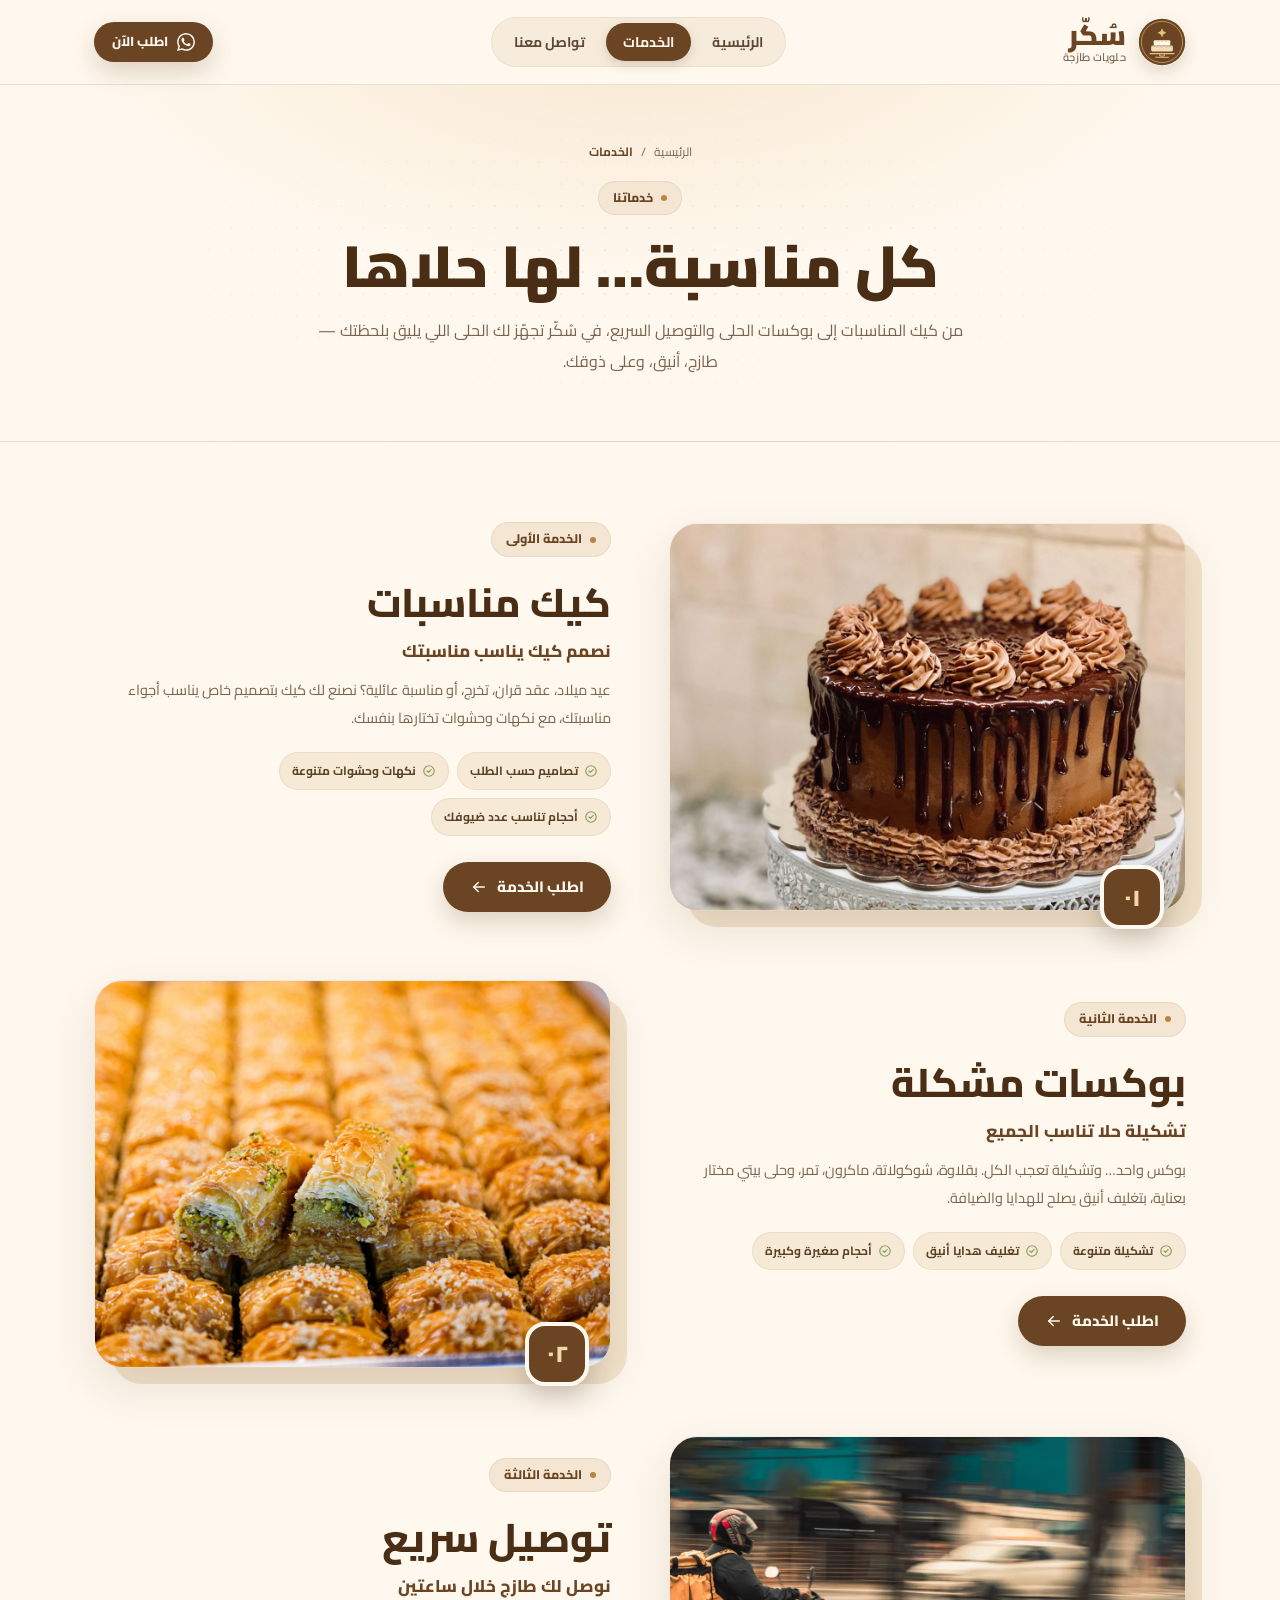
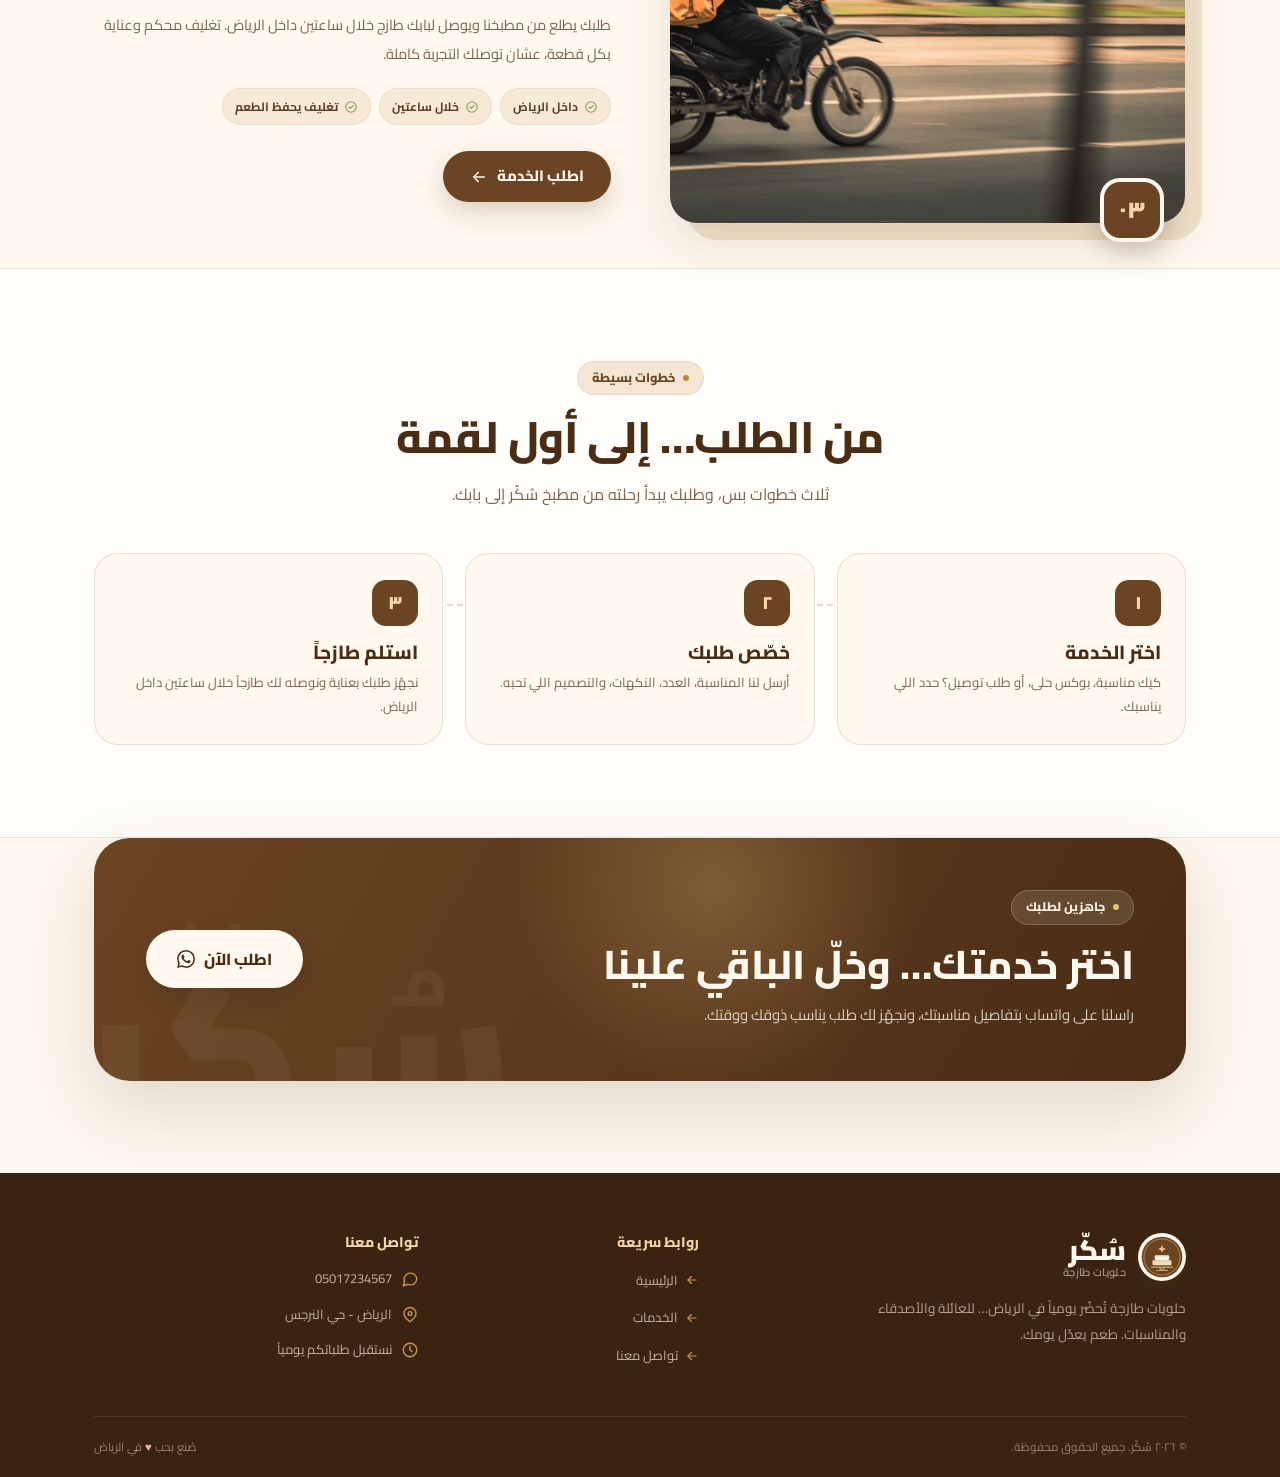
<file: services.html>
<!DOCTYPE html>
<html lang="ar" dir="rtl">
<head>
  <meta charset="UTF-8">
  <meta name="viewport" content="width=device-width, initial-scale=1.0">
  <meta name="theme-color" content="#6b4423">
  <title>خدماتنا | سُكّر</title>
  <meta name="description" content="خدمات سُكّر: كيك مناسبات بتصميم خاص، بوكسات حلى مشكلة، وتوصيل سريع داخل الرياض خلال ساعتين.">
  <meta property="og:title" content="خدمات سُكّر | كيك، بوكسات، وتوصيل سريع">
  <meta property="og:description" content="نصمم كيك يناسب مناسبتك، ونجهّز بوكسات حلى لكل الأذواق، ونوصل لك طازج خلال ساعتين.">
  <meta property="og:type" content="website">
  <meta property="og:image" content="assets/images/sweets-box.webp">
  <link rel="icon" href="data:image/svg+xml,%3Csvg xmlns='http://www.w3.org/2000/svg' viewBox='0 0 64 64'%3E%3Ccircle cx='32' cy='32' r='32' fill='%236b4423'/%3E%3Cpath d='M32 10l2.3 5 5 2.3-5 2.3-2.3 5-2.3-5-5-2.3 5-2.3Z' fill='%23e8c07d'/%3E%3Crect x='20' y='30' width='24' height='9' rx='2' fill='%23fff8ee'/%3E%3Crect x='16' y='39' width='32' height='10' rx='2.5' fill='%23e8c07d'/%3E%3Cpath d='M28 49v4h8v-4' fill='none' stroke='%23fff8ee' stroke-width='2' stroke-linecap='round'/%3E%3C/svg%3E">
  <link rel="preconnect" href="https://fonts.googleapis.com">
  <link rel="preconnect" href="https://fonts.gstatic.com" crossorigin>
  <link rel="stylesheet" href="style.css">
</head>
<body>
  <a class="skip-link" href="#main">تجاوز إلى المحتوى</a>

  <header class="site-header">
    <div class="container header-inner">
      <a class="brand" href="index.html" aria-label="سُكّر — الصفحة الرئيسية">
        <span class="brand-mark" aria-hidden="true">
          <svg viewBox="0 0 64 64" xmlns="http://www.w3.org/2000/svg">
            <circle cx="32" cy="32" r="31" fill="#6b4423"/>
            <circle cx="32" cy="32" r="27.5" fill="none" stroke="#e8c07d" stroke-width="1" opacity=".8"/>
            <path d="M32 13.8l1.9 4 4 1.9-4 1.9-1.9 4-1.9-4-4-1.9 4-1.9Z" fill="#e8c07d"/>
            <rect x="21" y="29.5" width="22" height="7" rx="1.6" fill="#fff8ee"/>
            <path d="M21 31.4c1.8-1.8 3.7-1.8 5.5 0 1.8-1.8 3.7-1.8 5.5 0 1.8-1.8 3.7-1.8 5.5 0 1.8-1.8 3.7-1.8 5.5 0" fill="none" stroke="#e8c07d" stroke-width="1.2" stroke-linecap="round"/>
            <rect x="17.5" y="36.5" width="29" height="8" rx="1.8" fill="#f3ddb9"/>
            <path d="M17.5 38.8c2.3-2 4.6-2 6.9 0 2.3-2 4.6-2 6.9 0 2.3-2 4.6-2 6.9 0 2.3-2 4.6-2 6.9 0" fill="none" stroke="#6b4423" stroke-width="1" stroke-linecap="round" opacity=".35"/>
            <path d="M16 47.5h32" stroke="#e8c07d" stroke-width="1.5" stroke-linecap="round"/>
            <path d="M29 47.5v3.2h6v-3.2" fill="none" stroke="#e8c07d" stroke-width="1.3" stroke-linecap="round"/>
            <path d="M23.5 52.4h17" stroke="#e8c07d" stroke-width="1.3" stroke-linecap="round"/>
          </svg>
        </span>
        <span class="brand-text">
          <span class="brand-name">سُكّر</span>
          <span class="brand-tag">حلويات طازجة</span>
        </span>
      </a>

      <nav class="nav" aria-label="التنقل الرئيسي">
        <a class="nav-link" href="index.html">الرئيسية</a>
        <a class="nav-link active" href="services.html" aria-current="page">الخدمات</a>
        <a class="nav-link" href="contact.html">تواصل معنا</a>
      </nav>

      <a class="btn btn-primary btn-sm header-cta" href="https://wa.me/9665017234567?text=%D9%85%D8%B1%D8%AD%D8%A8%D8%A7%D9%8B%20%D8%B3%D9%8F%D9%83%D9%91%D8%B1%D8%8C%20%D8%A3%D8%A8%D8%BA%D9%89%20%D8%A3%D8%B7%D9%84%D8%A8%20%D8%AD%D9%84%D9%89" target="_blank" rel="noopener">
        <svg viewBox="0 0 24 24" fill="currentColor" aria-hidden="true"><path d="M17.472 14.382c-.297-.149-1.758-.867-2.03-.967-.273-.099-.471-.148-.67.15-.197.297-.767.966-.94 1.164-.173.199-.347.223-.644.075-.297-.15-1.255-.463-2.39-1.475-.883-.788-1.48-1.761-1.653-2.059-.173-.297-.018-.458.13-.606.134-.133.298-.347.446-.52.149-.174.198-.298.298-.497.099-.198.05-.371-.05-.52-.099-.148-.669-1.612-.916-2.207-.242-.579-.487-.5-.669-.51-.173-.008-.371-.01-.57-.01-.198 0-.52.074-.792.372-.272.297-1.04 1.016-1.04 2.479 0 1.462 1.065 2.875 1.213 3.074.149.198 2.096 3.2 5.077 4.487.709.306 1.262.489 1.694.625.712.227 1.36.195 1.872.118.571-.085 1.758-.719 2.006-1.413.248-.694.248-1.289.173-1.413-.074-.124-.272-.198-.57-.347m-5.421 7.403h-.004a9.87 9.87 0 0 1-5.031-1.378l-.361-.214-3.741.982.998-3.648-.235-.374a9.86 9.86 0 0 1-1.51-5.26c.001-5.45 4.436-9.884 9.888-9.884 2.64 0 5.122 1.03 6.988 2.898a9.825 9.825 0 0 1 2.893 6.994c-.003 5.45-4.437 9.884-9.885 9.884m8.413-18.297A11.815 11.815 0 0 0 12.05 0C5.495 0 .16 5.335.157 11.892c0 2.096.547 4.142 1.588 5.945L.057 24l6.305-1.654a11.882 11.882 0 0 0 5.683 1.448h.005c6.554 0 11.89-5.335 11.893-11.893a11.821 11.821 0 0 0-3.48-8.413Z"/></svg>
        اطلب الآن
      </a>
    </div>
  </header>

  <main id="main">
    <section class="page-hero" aria-labelledby="page-title">
      <div class="container">
        <nav class="breadcrumb" aria-label="مسار التنقل">
          <a href="index.html">الرئيسية</a>
          <span aria-hidden="true">/</span>
          <span aria-current="page">الخدمات</span>
        </nav>
        <span class="eyebrow">خدماتنا</span>
        <h1 id="page-title">كل مناسبة… لها حلاها</h1>
        <p class="lead">
          من كيك المناسبات إلى بوكسات الحلى والتوصيل السريع، في سُكّر تجهّز لك الحلى اللي
          يليق بلحظتك — طازج، أنيق، وعلى ذوقك.
        </p>
      </div>
    </section>

    <section class="services-section" aria-label="الخدمات">
      <div class="container service-list">
        <!-- كيك مناسبات -->
        <article class="service-row">
          <div class="service-media">
            <img src="assets/images/cake1.webp" alt="كيك شوكولاتة مزين بالكريمة وصلصة الشوكولاتة" width="1200" height="900" loading="lazy">
            <span class="service-number" aria-hidden="true">٠١</span>
          </div>
          <div class="service-copy">
            <span class="eyebrow">الخدمة الأولى</span>
            <h2>كيك مناسبات</h2>
            <p class="service-tagline">نصمم كيك يناسب مناسبتك</p>
            <p>
              عيد ميلاد، عقد قران، تخرج، أو مناسبة عائلية؟ نصنع لك كيك بتصميم خاص
              يناسب أجواء مناسبتك، مع نكهات وحشوات تختارها بنفسك.
            </p>
            <ul class="service-features">
              <li>
                <svg viewBox="0 0 24 24" fill="none" stroke="currentColor" stroke-width="2" stroke-linecap="round" stroke-linejoin="round" aria-hidden="true"><circle cx="12" cy="12" r="9"/><path d="m8.5 12 2.5 2.5 4.5-5"/></svg>
                تصاميم حسب الطلب
              </li>
              <li>
                <svg viewBox="0 0 24 24" fill="none" stroke="currentColor" stroke-width="2" stroke-linecap="round" stroke-linejoin="round" aria-hidden="true"><circle cx="12" cy="12" r="9"/><path d="m8.5 12 2.5 2.5 4.5-5"/></svg>
                نكهات وحشوات متنوعة
              </li>
              <li>
                <svg viewBox="0 0 24 24" fill="none" stroke="currentColor" stroke-width="2" stroke-linecap="round" stroke-linejoin="round" aria-hidden="true"><circle cx="12" cy="12" r="9"/><path d="m8.5 12 2.5 2.5 4.5-5"/></svg>
                أحجام تناسب عدد ضيوفك
              </li>
            </ul>
            <a class="btn btn-primary" href="https://wa.me/9665017234567?text=%D9%85%D8%B1%D8%AD%D8%A8%D8%A7%D9%8B%20%D8%B3%D9%8F%D9%83%D9%91%D8%B1%D8%8C%20%D8%A3%D8%A8%D8%BA%D9%89%20%D8%A3%D8%B7%D9%84%D8%A8%20%D9%83%D9%8A%D9%83%20%D9%85%D9%86%D8%A7%D8%B3%D8%A8%D8%A7%D8%AA" target="_blank" rel="noopener">
              اطلب الخدمة
              <svg viewBox="0 0 24 24" fill="none" stroke="currentColor" stroke-width="2" stroke-linecap="round" stroke-linejoin="round" aria-hidden="true"><path d="M19 12H5"/><path d="m11 18-6-6 6-6"/></svg>
            </a>
          </div>
        </article>

        <!-- بوكسات مشكلة -->
        <article class="service-row reverse">
          <div class="service-media">
            <img src="assets/images/sweets-box.webp" alt="بقلاوة بالفستق من تشكيلة بوكسات الحلى المشكلة" width="1200" height="900" loading="lazy">
            <span class="service-number" aria-hidden="true">٠٢</span>
          </div>
          <div class="service-copy">
            <span class="eyebrow">الخدمة الثانية</span>
            <h2>بوكسات مشكلة</h2>
            <p class="service-tagline">تشكيلة حلا تناسب الجميع</p>
            <p>
              بوكس واحد… وتشكيلة تعجب الكل. بقلاوة، شوكولاتة، ماكرون، تمر، وحلى بيتي
              مختار بعناية، بتغليف أنيق يصلح للهدايا والضيافة.
            </p>
            <ul class="service-features">
              <li>
                <svg viewBox="0 0 24 24" fill="none" stroke="currentColor" stroke-width="2" stroke-linecap="round" stroke-linejoin="round" aria-hidden="true"><circle cx="12" cy="12" r="9"/><path d="m8.5 12 2.5 2.5 4.5-5"/></svg>
                تشكيلة متنوعة
              </li>
              <li>
                <svg viewBox="0 0 24 24" fill="none" stroke="currentColor" stroke-width="2" stroke-linecap="round" stroke-linejoin="round" aria-hidden="true"><circle cx="12" cy="12" r="9"/><path d="m8.5 12 2.5 2.5 4.5-5"/></svg>
                تغليف هدايا أنيق
              </li>
              <li>
                <svg viewBox="0 0 24 24" fill="none" stroke="currentColor" stroke-width="2" stroke-linecap="round" stroke-linejoin="round" aria-hidden="true"><circle cx="12" cy="12" r="9"/><path d="m8.5 12 2.5 2.5 4.5-5"/></svg>
                أحجام صغيرة وكبيرة
              </li>
            </ul>
            <a class="btn btn-primary" href="https://wa.me/9665017234567?text=%D9%85%D8%B1%D8%AD%D8%A8%D8%A7%D9%8B%20%D8%B3%D9%8F%D9%83%D9%91%D8%B1%D8%8C%20%D8%A3%D8%A8%D8%BA%D9%89%20%D8%A3%D8%B7%D9%84%D8%A8%20%D8%A8%D9%88%D9%83%D8%B3%20%D8%AD%D9%84%D9%89" target="_blank" rel="noopener">
              اطلب الخدمة
              <svg viewBox="0 0 24 24" fill="none" stroke="currentColor" stroke-width="2" stroke-linecap="round" stroke-linejoin="round" aria-hidden="true"><path d="M19 12H5"/><path d="m11 18-6-6 6-6"/></svg>
            </a>
          </div>
        </article>

        <!-- توصيل سريع -->
        <article class="service-row">
          <div class="service-media">
            <img src="assets/images/delivery.webp" alt="مندوب توصيل على دراجة نارية يحمل حقيبة توصيل طلبات" width="1200" height="900" loading="lazy">
            <span class="service-number" aria-hidden="true">٠٣</span>
          </div>
          <div class="service-copy">
            <span class="eyebrow">الخدمة الثالثة</span>
            <h2>توصيل سريع</h2>
            <p class="service-tagline">نوصل لك طازج خلال ساعتين</p>
            <p>
              طلبك يطلع من مطبخنا ويوصل لبابك طازج خلال ساعتين داخل الرياض. تغليف محكم
              وعناية بكل قطعة، عشان توصلك التجربة كاملة.
            </p>
            <ul class="service-features">
              <li>
                <svg viewBox="0 0 24 24" fill="none" stroke="currentColor" stroke-width="2" stroke-linecap="round" stroke-linejoin="round" aria-hidden="true"><circle cx="12" cy="12" r="9"/><path d="m8.5 12 2.5 2.5 4.5-5"/></svg>
                داخل الرياض
              </li>
              <li>
                <svg viewBox="0 0 24 24" fill="none" stroke="currentColor" stroke-width="2" stroke-linecap="round" stroke-linejoin="round" aria-hidden="true"><circle cx="12" cy="12" r="9"/><path d="m8.5 12 2.5 2.5 4.5-5"/></svg>
                خلال ساعتين
              </li>
              <li>
                <svg viewBox="0 0 24 24" fill="none" stroke="currentColor" stroke-width="2" stroke-linecap="round" stroke-linejoin="round" aria-hidden="true"><circle cx="12" cy="12" r="9"/><path d="m8.5 12 2.5 2.5 4.5-5"/></svg>
                تغليف يحفظ الطعم
              </li>
            </ul>
            <a class="btn btn-primary" href="https://wa.me/9665017234567?text=%D9%85%D8%B1%D8%AD%D8%A8%D8%A7%D9%8B%20%D8%B3%D9%8F%D9%83%D9%91%D8%B1%D8%8C%20%D8%A3%D8%A8%D8%BA%D9%89%20%D8%A3%D8%B7%D9%84%D8%A8%20%D8%AA%D9%88%D8%B5%D9%8A%D9%84" target="_blank" rel="noopener">
              اطلب الخدمة
              <svg viewBox="0 0 24 24" fill="none" stroke="currentColor" stroke-width="2" stroke-linecap="round" stroke-linejoin="round" aria-hidden="true"><path d="M19 12H5"/><path d="m11 18-6-6 6-6"/></svg>
            </a>
          </div>
        </article>
      </div>
    </section>

    <!-- خطوات الطلب -->
    <section class="section process" aria-labelledby="process-title">
      <div class="container">
        <div class="section-head center">
          <span class="eyebrow">خطوات بسيطة</span>
          <h2 id="process-title">من الطلب… إلى أول لقمة</h2>
          <p>ثلاث خطوات بس، وطلبك يبدأ رحلته من مطبخ سُكّر إلى بابك.</p>
        </div>

        <ol class="steps">
          <li class="step">
            <span class="step-num" aria-hidden="true">١</span>
            <h3>اختر الخدمة</h3>
            <p>كيك مناسبة، بوكس حلى، أو طلب توصيل؟ حدد اللي يناسبك.</p>
          </li>
          <li class="step">
            <span class="step-num" aria-hidden="true">٢</span>
            <h3>خصّص طلبك</h3>
            <p>أرسل لنا المناسبة، العدد، النكهات، والتصميم اللي تحبه.</p>
          </li>
          <li class="step">
            <span class="step-num" aria-hidden="true">٣</span>
            <h3>استلم طازجاً</h3>
            <p>نجهّز طلبك بعناية ونوصله لك طازجاً خلال ساعتين داخل الرياض.</p>
          </li>
        </ol>
      </div>
    </section>

    <!-- دعوة للطلب -->
    <section class="cta-section" aria-labelledby="cta-title">
      <div class="container">
        <div class="cta-panel">
          <div class="cta-copy">
            <span class="eyebrow on-dark">جاهزين لطلبك</span>
            <h2 id="cta-title">اختر خدمتك… وخلّ الباقي علينا</h2>
            <p>راسلنا على واتساب بتفاصيل مناسبتك، ونجهّز لك طلب يناسب ذوقك ووقتك.</p>
          </div>
          <a class="btn btn-light btn-lg" href="https://wa.me/9665017234567?text=%D9%85%D8%B1%D8%AD%D8%A8%D8%A7%D9%8B%20%D8%B3%D9%8F%D9%83%D9%91%D8%B1%D8%8C%20%D8%A3%D8%A8%D8%BA%D9%89%20%D8%A3%D8%B7%D9%84%D8%A8%20%D8%AD%D9%84%D9%89" target="_blank" rel="noopener">
            اطلب الآن
            <svg viewBox="0 0 24 24" fill="currentColor" aria-hidden="true"><path d="M17.472 14.382c-.297-.149-1.758-.867-2.03-.967-.273-.099-.471-.148-.67.15-.197.297-.767.966-.94 1.164-.173.199-.347.223-.644.075-.297-.15-1.255-.463-2.39-1.475-.883-.788-1.48-1.761-1.653-2.059-.173-.297-.018-.458.13-.606.134-.133.298-.347.446-.52.149-.174.198-.298.298-.497.099-.198.05-.371-.05-.52-.099-.148-.669-1.612-.916-2.207-.242-.579-.487-.5-.669-.51-.173-.008-.371-.01-.57-.01-.198 0-.52.074-.792.372-.272.297-1.04 1.016-1.04 2.479 0 1.462 1.065 2.875 1.213 3.074.149.198 2.096 3.2 5.077 4.487.709.306 1.262.489 1.694.625.712.227 1.36.195 1.872.118.571-.085 1.758-.719 2.006-1.413.248-.694.248-1.289.173-1.413-.074-.124-.272-.198-.57-.347m-5.421 7.403h-.004a9.87 9.87 0 0 1-5.031-1.378l-.361-.214-3.741.982.998-3.648-.235-.374a9.86 9.86 0 0 1-1.51-5.26c.001-5.45 4.436-9.884 9.888-9.884 2.64 0 5.122 1.03 6.988 2.898a9.825 9.825 0 0 1 2.893 6.994c-.003 5.45-4.437 9.884-9.885 9.884m8.413-18.297A11.815 11.815 0 0 0 12.05 0C5.495 0 .16 5.335.157 11.892c0 2.096.547 4.142 1.588 5.945L.057 24l6.305-1.654a11.882 11.882 0 0 0 5.683 1.448h.005c6.554 0 11.89-5.335 11.893-11.893a11.821 11.821 0 0 0-3.48-8.413Z"/></svg>
          </a>
        </div>
      </div>
    </section>
  </main>

  <footer class="site-footer">
    <div class="container">
      <div class="footer-grid">
        <div class="footer-brand">
          <a class="brand" href="index.html" aria-label="سُكّر — الصفحة الرئيسية">
            <span class="brand-mark" aria-hidden="true">
              <svg viewBox="0 0 64 64" xmlns="http://www.w3.org/2000/svg">
                <circle cx="32" cy="32" r="31" fill="#6b4423"/>
                <circle cx="32" cy="32" r="27.5" fill="none" stroke="#e8c07d" stroke-width="1" opacity=".8"/>
                <path d="M32 13.8l1.9 4 4 1.9-4 1.9-1.9 4-1.9-4-4-1.9 4-1.9Z" fill="#e8c07d"/>
                <rect x="21" y="29.5" width="22" height="7" rx="1.6" fill="#fff8ee"/>
                <path d="M21 31.4c1.8-1.8 3.7-1.8 5.5 0 1.8-1.8 3.7-1.8 5.5 0 1.8-1.8 3.7-1.8 5.5 0 1.8-1.8 3.7-1.8 5.5 0" fill="none" stroke="#e8c07d" stroke-width="1.2" stroke-linecap="round"/>
                <rect x="17.5" y="36.5" width="29" height="8" rx="1.8" fill="#f3ddb9"/>
                <path d="M17.5 38.8c2.3-2 4.6-2 6.9 0 2.3-2 4.6-2 6.9 0 2.3-2 4.6-2 6.9 0 2.3-2 4.6-2 6.9 0" fill="none" stroke="#6b4423" stroke-width="1" stroke-linecap="round" opacity=".35"/>
                <path d="M16 47.5h32" stroke="#e8c07d" stroke-width="1.5" stroke-linecap="round"/>
                <path d="M29 47.5v3.2h6v-3.2" fill="none" stroke="#e8c07d" stroke-width="1.3" stroke-linecap="round"/>
                <path d="M23.5 52.4h17" stroke="#e8c07d" stroke-width="1.3" stroke-linecap="round"/>
              </svg>
            </span>
            <span class="brand-text">
              <span class="brand-name">سُكّر</span>
              <span class="brand-tag">حلويات طازجة</span>
            </span>
          </a>
          <p>حلويات طازجة تُحضّر يومياً في الرياض… للعائلة والأصدقاء والمناسبات. طعم يعدّل يومك.</p>
        </div>

        <nav aria-label="روابط الفوتر">
          <h2 class="footer-title">روابط سريعة</h2>
          <ul class="footer-links">
            <li><a href="index.html"><svg viewBox="0 0 24 24" fill="none" stroke="currentColor" stroke-width="2" stroke-linecap="round" stroke-linejoin="round" aria-hidden="true"><path d="M19 12H5"/><path d="m11 18-6-6 6-6"/></svg>الرئيسية</a></li>
            <li><a href="services.html"><svg viewBox="0 0 24 24" fill="none" stroke="currentColor" stroke-width="2" stroke-linecap="round" stroke-linejoin="round" aria-hidden="true"><path d="M19 12H5"/><path d="m11 18-6-6 6-6"/></svg>الخدمات</a></li>
            <li><a href="contact.html"><svg viewBox="0 0 24 24" fill="none" stroke="currentColor" stroke-width="2" stroke-linecap="round" stroke-linejoin="round" aria-hidden="true"><path d="M19 12H5"/><path d="m11 18-6-6 6-6"/></svg>تواصل معنا</a></li>
          </ul>
        </nav>

        <div>
          <h2 class="footer-title">تواصل معنا</h2>
          <ul class="footer-contact">
            <li>
              <svg viewBox="0 0 24 24" fill="none" stroke="currentColor" stroke-width="1.8" stroke-linecap="round" stroke-linejoin="round" aria-hidden="true"><path d="M21 11.5a8.4 8.4 0 0 1-9 8.4 9.9 9.9 0 0 1-3.2-.6L3 21l1.8-5.2a8.3 8.3 0 0 1-.7-3.3 8.4 8.4 0 0 1 8.4-8.4 8.4 8.4 0 0 1 8.5 8.4Z"/></svg>
              <a class="num" href="https://wa.me/9665017234567" target="_blank" rel="noopener">05017234567</a>
            </li>
            <li>
              <svg viewBox="0 0 24 24" fill="none" stroke="currentColor" stroke-width="1.8" stroke-linecap="round" stroke-linejoin="round" aria-hidden="true"><path d="M20 10c0 5-8 11-8 11S4 15 4 10a8 8 0 1 1 16 0Z"/><circle cx="12" cy="10" r="2.5"/></svg>
              <span>الرياض - حي النرجس</span>
            </li>
            <li>
              <svg viewBox="0 0 24 24" fill="none" stroke="currentColor" stroke-width="1.8" stroke-linecap="round" stroke-linejoin="round" aria-hidden="true"><circle cx="12" cy="12" r="9"/><path d="M12 7v5l3 2"/></svg>
              <span>نستقبل طلباتكم يومياً</span>
            </li>
          </ul>
        </div>
      </div>

      <div class="footer-bottom">
        <span>© ٢٠٢٦ سُكّر. جميع الحقوق محفوظة.</span>
        <span>صُنع بحب <span class="heart">♥</span> في الرياض</span>
      </div>
    </div>
  </footer>
</body>
</html>
</file>
<file: style.css>
@import url('https://fonts.googleapis.com/css2?family=Cairo:wght@400;500;600;700;800;900&display=swap');

/* =========================
   سُكّر — التصميم الأساسي
   ========================= */

:root {
  --brown: #6b4423;
  --brown-dark: #4a2d15;
  --brown-deep: #3a2411;
  --brown-soft: #8a5a30;
  --cream: #fff8ee;
  --cream-2: #f8ecda;
  --cream-3: #f2e3cb;
  --white: #fffdf9;
  --gold: #c9975b;
  --gold-light: #e8c07d;
  --gold-soft: #f0d8b4;
  --ink: #3d2a18;
  --muted: #7b6450;
  --line: rgba(107, 68, 35, .14);
  --green: #25d366;
  --shadow-sm: 0 6px 20px rgba(74, 45, 21, .07);
  --shadow: 0 18px 45px rgba(74, 45, 21, .12);
  --shadow-lg: 0 28px 70px rgba(74, 45, 21, .16);
  --radius: 26px;
  --container: 1140px;
}

*,
*::before,
*::after {
  box-sizing: border-box;
}

html {
  scroll-behavior: smooth;
  -webkit-text-size-adjust: 100%;
}

body {
  margin: 0;
  font-family: "Cairo", "Segoe UI", Tahoma, Arial, sans-serif;
  font-size: 16px;
  line-height: 1.8;
  color: var(--ink);
  background-color: var(--cream);
  overflow-x: hidden;
}

::selection {
  background: #e9c99b;
  color: var(--brown-deep);
}

img {
  display: block;
  max-width: 100%;
  height: auto;
}

a {
  color: inherit;
  text-decoration: none;
  transition: color .2s ease;
}

button,
input,
textarea {
  font: inherit;
}

ul,
ol {
  margin: 0;
  padding: 0;
  list-style: none;
}

h1,
h2,
h3,
h4,
p,
blockquote,
figure {
  margin: 0;
}

h1,
h2,
h3,
h4 {
  font-weight: 800;
  line-height: 1.3;
  color: var(--brown-dark);
}

:focus-visible {
  outline: 3px solid var(--gold);
  outline-offset: 3px;
  border-radius: 6px;
}

.container {
  width: 100%;
  max-width: var(--container);
  margin-inline: auto;
  padding-inline: 24px;
}

.skip-link {
  position: fixed;
  inset-inline-start: 18px;
  top: -80px;
  z-index: 200;
  background: var(--brown);
  color: var(--cream);
  font-size: 13px;
  font-weight: 700;
  padding: 10px 20px;
  border-radius: 0 0 14px 14px;
  transition: top .2s ease;
}

.skip-link:focus {
  top: 0;
}

/* =========================
   الهيدر
   ========================= */

.site-header {
  position: sticky;
  top: 0;
  z-index: 60;
  background: rgba(255, 248, 238, .92);
  border-bottom: 1px solid var(--line);
  backdrop-filter: blur(16px);
  -webkit-backdrop-filter: blur(16px);
}

.header-inner {
  display: flex;
  align-items: center;
  justify-content: space-between;
  gap: 18px;
  min-height: 84px;
}

.brand {
  display: inline-flex;
  align-items: center;
  gap: 12px;
  flex: none;
}

.brand-mark {
  display: block;
  width: 48px;
  height: 48px;
  flex: none;
  border-radius: 50%;
  box-shadow: 0 6px 16px rgba(107, 68, 35, .18);
}

.brand-mark svg {
  display: block;
  width: 100%;
  height: 100%;
}

.brand-text {
  display: flex;
  flex-direction: column;
  line-height: 1.25;
}

.brand-name {
  font-size: 28px;
  font-weight: 900;
  color: var(--brown);
  line-height: 1.1;
}

.brand-tag {
  font-size: 11px;
  font-weight: 600;
  color: var(--muted);
  letter-spacing: .03em;
}

.nav {
  display: flex;
  align-items: center;
  gap: 4px;
  padding: 5px;
  background: #f7ecdc;
  border: 1px solid rgba(107, 68, 35, .08);
  border-radius: 999px;
}

.nav-link {
  padding: 8px 17px;
  border-radius: 999px;
  font-size: 14px;
  font-weight: 700;
  color: #5f4a36;
  line-height: 1.6;
  transition: background .2s ease, color .2s ease, box-shadow .2s ease;
}

.nav-link:hover {
  background: var(--white);
  color: var(--brown);
}

.nav-link.active {
  background: var(--brown);
  color: var(--cream);
  box-shadow: 0 4px 12px rgba(107, 68, 35, .2);
}

/* =========================
   الأزرار
   ========================= */

.btn {
  display: inline-flex;
  align-items: center;
  justify-content: center;
  gap: 9px;
  padding: 13px 26px;
  border: 1px solid transparent;
  border-radius: 999px;
  font-size: 15px;
  font-weight: 800;
  line-height: 1.5;
  white-space: nowrap;
  cursor: pointer;
  transition: transform .2s ease, background .2s ease, color .2s ease,
    box-shadow .2s ease, border-color .2s ease;
}

.btn svg {
  width: 18px;
  height: 18px;
  flex: none;
}

.btn:hover {
  transform: translateY(-2px);
}

.btn-primary {
  background: var(--brown);
  color: var(--cream);
  box-shadow: 0 10px 24px rgba(107, 68, 35, .22);
}

.btn-primary:hover {
  background: var(--brown-dark);
  color: #fff;
  box-shadow: 0 14px 30px rgba(107, 68, 35, .28);
}

.btn-ghost {
  background: transparent;
  color: var(--brown);
  border-color: rgba(107, 68, 35, .28);
}

.btn-ghost:hover {
  background: #f6e9d6;
  color: var(--brown-dark);
}

.btn-light {
  background: var(--cream);
  color: var(--brown-dark);
  box-shadow: 0 10px 26px rgba(0, 0, 0, .12);
}

.btn-light:hover {
  background: #fff;
  box-shadow: 0 16px 34px rgba(0, 0, 0, .16);
}

.btn-sm {
  padding: 9px 17px;
  font-size: 13px;
}

.btn-lg {
  padding: 16px 30px;
  font-size: 16px;
}

/* =========================
   العناصر العامة للأقسام
   ========================= */

.section {
  padding-block: 92px;
}

.eyebrow {
  display: inline-flex;
  align-items: center;
  gap: 8px;
  padding: 7px 14px;
  border: 1px solid rgba(107, 68, 35, .08);
  border-radius: 999px;
  background: #f4e6d2;
  color: var(--brown);
  font-size: 12.5px;
  font-weight: 800;
  line-height: 1.5;
}

.eyebrow::before {
  content: "";
  width: 6px;
  height: 6px;
  flex: none;
  border-radius: 50%;
  background: #b98541;
}

.eyebrow.on-dark {
  background: rgba(255, 248, 238, .12);
  border-color: rgba(255, 248, 238, .2);
  color: #fdf3e3;
}

.eyebrow.on-dark::before {
  background: var(--gold-light);
}

.section-head {
  max-width: 660px;
  margin-bottom: 44px;
}

.section-head.center {
  margin-inline: auto;
  text-align: center;
}

.section-head h2 {
  margin-top: 14px;
  font-size: clamp(30px, 3.8vw, 44px);
  letter-spacing: -.01em;
}

.section-head p {
  margin-top: 12px;
  color: var(--muted);
  font-size: 16px;
  line-height: 1.9;
}

.section-head-row {
  display: flex;
  align-items: flex-end;
  justify-content: space-between;
  gap: 24px;
  margin-bottom: 40px;
}

.section-head-row .section-head {
  margin-bottom: 0;
}

.text-link {
  display: inline-flex;
  align-items: center;
  gap: 8px;
  padding-bottom: 3px;
  border-bottom: 2px solid rgba(107, 68, 35, .25);
  color: var(--brown);
  font-size: 14px;
  font-weight: 800;
  line-height: 1.6;
  transition: border-color .2s ease, color .2s ease;
}

.text-link:hover {
  border-color: var(--brown);
  color: var(--brown-dark);
}

.text-link svg {
  width: 17px;
  height: 17px;
  flex: none;
  transition: transform .2s ease;
}

.text-link:hover svg {
  transform: translateX(-4px);
}

/* =========================
   الهيرو
   ========================= */

.hero {
  position: relative;
  overflow: hidden;
  padding: 56px 0 88px;
  background:
    radial-gradient(900px 420px at 88% -10%, rgba(233, 201, 155, .4), transparent 65%),
    radial-gradient(700px 380px at 6% 100%, rgba(231, 183, 168, .18), transparent 70%),
    var(--cream);
}

.hero::after {
  content: "";
  position: absolute;
  inset: 0;
  z-index: 0;
  pointer-events: none;
  background-image: radial-gradient(rgba(107, 68, 35, .16) 1px, transparent 1px);
  background-size: 24px 24px;
  opacity: .4;
  -webkit-mask-image: radial-gradient(circle at 20% 40%, #000, transparent 62%);
  mask-image: radial-gradient(circle at 20% 40%, #000, transparent 62%);
}

.hero .container {
  position: relative;
  z-index: 1;
}

.hero-grid {
  display: grid;
  grid-template-columns: 1.02fr .98fr;
  align-items: center;
  gap: 60px;
}

.hero-copy {
  max-width: 570px;
}

.hero h1 {
  margin: 18px 0 22px;
  font-size: clamp(44px, 5.6vw, 72px);
  font-weight: 900;
  line-height: 1.14;
  letter-spacing: -.01em;
  color: var(--brown-dark);
}

.highlight {
  position: relative;
  display: inline-block;
  isolation: isolate;
  color: var(--brown);
}

.highlight::after {
  content: "";
  position: absolute;
  inset-inline: -3px;
  bottom: .08em;
  height: .32em;
  z-index: -1;
  border-radius: 99px;
  background: linear-gradient(90deg, #eacb9c, #f6e3c4);
  transform: rotate(-1.5deg);
}

.lead {
  max-width: 540px;
  color: var(--muted);
  font-size: 17.5px;
  line-height: 1.95;
}

.hero-actions {
  display: flex;
  flex-wrap: wrap;
  gap: 12px;
  margin-top: 30px;
}

.hero-points {
  display: flex;
  flex-wrap: wrap;
  gap: 10px 22px;
  margin-top: 30px;
  padding-top: 24px;
  border-top: 1px dashed rgba(107, 68, 35, .22);
}

.hero-points li {
  display: inline-flex;
  align-items: center;
  gap: 8px;
  color: #5d4632;
  font-size: 13.5px;
  font-weight: 700;
}

.hero-points svg {
  width: 19px;
  height: 19px;
  flex: none;
  color: var(--brown);
}

/* صورة الهيرو */

.hero-media {
  position: relative;
  justify-self: center;
  width: 100%;
  max-width: 470px;
}

.hero-media::before {
  content: "";
  position: absolute;
  inset: 28px -20px -22px 28px;
  z-index: 0;
  border: 1px solid rgba(107, 68, 35, .1);
  border-radius: 240px 240px 42px 42px;
  background: linear-gradient(150deg, #f3e1c7, #fbf3e5);
  transform: rotate(2.5deg);
}

.hero-frame {
  position: relative;
  z-index: 1;
  overflow: hidden;
  padding: 12px;
  border: 1px solid var(--line);
  border-radius: 240px 240px 36px 36px;
  background: var(--white);
  box-shadow: var(--shadow);
}

.hero-frame img {
  width: 100%;
  aspect-ratio: 1 / 1.04;
  object-fit: cover;
  border-radius: 228px 228px 26px 26px;
}

.hero-frame::after {
  content: "";
  position: absolute;
  inset: 22px;
  z-index: 2;
  pointer-events: none;
  border: 1px solid rgba(107, 68, 35, .1);
  border-radius: 218px 218px 18px 18px;
}

.float-card {
  position: absolute;
  z-index: 3;
  display: flex;
  align-items: center;
  gap: 10px;
  padding: 11px 16px 11px 13px;
  border: 1px solid var(--line);
  border-radius: 18px;
  background: rgba(255, 253, 249, .96);
  box-shadow: 0 14px 30px rgba(74, 45, 21, .14);
  backdrop-filter: blur(6px);
  -webkit-backdrop-filter: blur(6px);
  animation: floaty 5.5s ease-in-out infinite;
}

.fc-icon {
  display: grid;
  place-items: center;
  width: 38px;
  height: 38px;
  flex: none;
  border-radius: 12px;
  background: #f5e6d1;
  color: var(--brown);
}

.fc-icon svg {
  width: 20px;
  height: 20px;
}

.float-card strong {
  display: block;
  color: var(--brown-dark);
  font-size: 13px;
  font-weight: 800;
  line-height: 1.45;
}

.float-card small {
  display: block;
  color: var(--muted);
  font-size: 10.5px;
  font-weight: 600;
  line-height: 1.45;
}

.fc-top {
  top: 24px;
  inset-inline-start: -26px;
}

.fc-bottom {
  bottom: 30px;
  inset-inline-end: -24px;
  animation-delay: -2.75s;
}

@keyframes floaty {
  0%,
  100% {
    transform: translateY(0);
  }
  50% {
    transform: translateY(-7px);
  }
}

/* =========================
   أشهر الحلويات
   ========================= */

.favorites {
  background: linear-gradient(180deg, var(--cream) 0%, #fdf3e4 100%);
}

.fav-grid {
  display: grid;
  grid-template-columns: repeat(3, 1fr);
  gap: 24px;
}

.fav-card {
  display: flex;
  flex-direction: column;
  overflow: hidden;
  border: 1px solid var(--line);
  border-radius: var(--radius);
  background: var(--white);
  box-shadow: var(--shadow-sm);
  transition: transform .3s ease, box-shadow .3s ease;
}

.fav-card:hover {
  transform: translateY(-6px);
  box-shadow: var(--shadow);
}

.fav-media {
  position: relative;
  overflow: hidden;
  background: #f6ead8;
}

.fav-media img {
  width: 100%;
  aspect-ratio: 4 / 3;
  object-fit: cover;
  transition: transform .55s ease;
}

.fav-card:hover .fav-media img {
  transform: scale(1.045);
}

.fav-tag {
  position: absolute;
  top: 14px;
  inset-inline-start: 14px;
  padding: 5px 11px;
  border-radius: 999px;
  background: rgba(255, 248, 238, .94);
  color: var(--brown);
  font-size: 11px;
  font-weight: 800;
  line-height: 1.6;
  box-shadow: 0 4px 12px rgba(74, 45, 21, .1);
  backdrop-filter: blur(6px);
}

.fav-body {
  display: flex;
  flex: 1;
  flex-direction: column;
  gap: 6px;
  padding: 20px 22px 22px;
}

.fav-body h3 {
  font-size: 21px;
  font-weight: 800;
}

.fav-body p {
  color: var(--muted);
  font-size: 13.5px;
  line-height: 1.85;
}

.fav-link {
  display: inline-flex;
  align-items: center;
  gap: 6px;
  margin-top: auto;
  padding-top: 14px;
  color: var(--brown);
  font-size: 13px;
  font-weight: 800;
}

.fav-link svg {
  width: 16px;
  height: 16px;
  transition: transform .2s ease;
}

.fav-card:hover .fav-link svg {
  transform: translateX(-4px);
}

/* =========================
   النبذة
   ========================= */

.about {
  border-block: 1px solid var(--line);
  background: var(--white);
}

.about-grid {
  display: grid;
  grid-template-columns: 1.05fr .95fr;
  align-items: center;
  gap: 56px;
}

.about-copy h2 {
  margin: 14px 0 18px;
  font-size: clamp(30px, 3.8vw, 44px);
}

.about-lead {
  margin-bottom: 10px;
  color: #4e3722;
  font-size: 18px;
  font-weight: 700;
  line-height: 1.9;
}

.about-copy > p:not(.about-lead) {
  color: var(--muted);
  font-size: 15px;
  line-height: 1.95;
}

.check-list {
  display: grid;
  gap: 10px;
  margin: 22px 0 26px;
}

.check-list li {
  display: flex;
  align-items: flex-start;
  gap: 10px;
  color: #4e3722;
  font-size: 14px;
  font-weight: 600;
}

.check-list svg {
  width: 20px;
  height: 20px;
  flex: none;
  margin-top: 3px;
  color: #8a9d5b;
}

.about-panel {
  position: relative;
  isolation: isolate;
  display: flex;
  min-height: 380px;
  flex-direction: column;
  justify-content: space-between;
  gap: 28px;
  overflow: hidden;
  padding: 36px;
  border-radius: 32px;
  background: linear-gradient(150deg, #7a4d28 0%, #5a371a 100%);
  color: var(--cream);
  box-shadow: var(--shadow);
}

.about-panel::before {
  content: "";
  position: absolute;
  top: -110px;
  inset-inline-end: -90px;
  z-index: -1;
  width: 300px;
  height: 300px;
  border-radius: 50%;
  background: radial-gradient(circle, rgba(232, 192, 125, .3), transparent 70%);
}

.about-panel::after {
  content: "سُكّر";
  position: absolute;
  bottom: -48px;
  inset-inline-start: -12px;
  z-index: -1;
  color: rgba(255, 248, 238, .05);
  font-size: 150px;
  font-weight: 900;
  line-height: 1;
  pointer-events: none;
}

.panel-kicker {
  display: inline-flex;
  align-items: center;
  align-self: flex-start;
  gap: 8px;
  padding: 6px 13px;
  border: 1px solid rgba(255, 248, 238, .16);
  border-radius: 999px;
  background: rgba(255, 248, 238, .1);
  color: var(--gold-light);
  font-size: 12px;
  font-weight: 800;
}

.about-panel blockquote {
  margin-top: 18px;
  color: #fff8ee;
  font-size: clamp(22px, 2.4vw, 28px);
  font-weight: 800;
  line-height: 1.65;
}

.stats {
  display: grid;
  grid-template-columns: repeat(3, 1fr);
  gap: 10px;
  padding-top: 24px;
  border-top: 1px solid rgba(255, 248, 238, .16);
}

.stats div {
  display: flex;
  flex-direction: column;
  gap: 3px;
}

.stats strong {
  color: #f3d7a8;
  font-size: 15.5px;
  font-weight: 800;
  line-height: 1.5;
}

.stats span {
  color: rgba(255, 248, 238, .7);
  font-size: 11px;
  font-weight: 600;
}

/* =========================
   شريط الدعوة للطلب
   ========================= */

.cta-section {
  padding: 0 0 92px;
}

.cta-panel {
  position: relative;
  isolation: isolate;
  display: flex;
  align-items: center;
  justify-content: space-between;
  gap: 36px;
  overflow: hidden;
  padding: 52px;
  border-radius: 36px;
  background: linear-gradient(120deg, #6b4423 0%, #4a2d15 100%);
  color: var(--cream);
  box-shadow: var(--shadow-lg);
}

.cta-panel::before {
  content: "";
  position: absolute;
  top: -160px;
  inset-inline-start: 24%;
  z-index: -1;
  width: 420px;
  height: 420px;
  border-radius: 50%;
  background: radial-gradient(circle, rgba(232, 192, 125, .26), transparent 68%);
}

.cta-panel::after {
  content: "سُكّر";
  position: absolute;
  bottom: -78px;
  inset-inline-end: -18px;
  z-index: -1;
  color: rgba(255, 248, 238, .05);
  font-size: 210px;
  font-weight: 900;
  line-height: 1;
  pointer-events: none;
}

.cta-copy h2 {
  margin: 14px 0 10px;
  color: var(--cream);
  font-size: clamp(28px, 3.4vw, 40px);
}

.cta-copy p {
  max-width: 560px;
  color: rgba(255, 248, 238, .78);
  font-size: 15px;
  line-height: 1.9;
}

.cta-panel .btn {
  flex: none;
}

/* =========================
   الفوتر
   ========================= */

.site-footer {
  padding-top: 60px;
  background: var(--brown-deep);
  color: rgba(255, 248, 238, .72);
}

.footer-grid {
  display: grid;
  grid-template-columns: 1.5fr .8fr 1.1fr;
  gap: 44px;
  padding-bottom: 44px;
}

.footer-brand .brand {
  margin-bottom: 14px;
}

.footer-brand .brand-mark {
  background: var(--cream);
  padding: 3px;
  border-radius: 50%;
}

.footer-brand .brand-name {
  color: var(--cream);
}

.footer-brand .brand-tag {
  color: rgba(255, 248, 238, .55);
}

.footer-brand p {
  max-width: 350px;
  color: rgba(255, 248, 238, .6);
  font-size: 13.5px;
  line-height: 1.95;
}

.footer-title {
  margin-bottom: 16px;
  color: #f3d7a8;
  font-size: 14px;
  font-weight: 800;
}

.footer-links {
  display: grid;
  gap: 9px;
}

.footer-links a {
  display: inline-flex;
  align-items: center;
  gap: 7px;
  width: fit-content;
  color: rgba(255, 248, 238, .68);
  font-size: 13px;
}

.footer-links a:hover {
  color: var(--cream);
}

.footer-links svg {
  width: 14px;
  height: 14px;
  color: var(--gold);
}

.footer-contact {
  display: grid;
  gap: 12px;
}

.footer-contact li {
  display: flex;
  align-items: flex-start;
  gap: 9px;
  color: rgba(255, 248, 238, .68);
  font-size: 13px;
}

.footer-contact svg {
  width: 18px;
  height: 18px;
  flex: none;
  margin-top: 3px;
  color: var(--gold);
}

.footer-contact a:hover {
  color: var(--cream);
}

.footer-contact .num {
  direction: ltr;
  unicode-bidi: isolate;
}

.footer-bottom {
  display: flex;
  align-items: center;
  justify-content: space-between;
  gap: 16px;
  flex-wrap: wrap;
  padding: 20px 0;
  border-top: 1px solid rgba(255, 248, 238, .1);
  color: rgba(255, 248, 238, .45);
  font-size: 11.5px;
}

.footer-bottom .heart {
  color: #e7b7a8;
}

/* =========================
   هيرو الصفحات الداخلية
   ========================= */

.page-hero {
  position: relative;
  overflow: hidden;
  padding: 56px 0 64px;
  border-bottom: 1px solid var(--line);
  background:
    radial-gradient(800px 400px at 50% -25%, rgba(233, 201, 155, .4), transparent 70%),
    var(--cream);
  text-align: center;
}

.page-hero::after {
  content: "";
  position: absolute;
  inset: 0;
  pointer-events: none;
  background-image: radial-gradient(rgba(107, 68, 35, .15) 1px, transparent 1px);
  background-size: 22px 22px;
  opacity: .5;
  -webkit-mask-image: radial-gradient(ellipse at center, #000 8%, transparent 66%);
  mask-image: radial-gradient(ellipse at center, #000 8%, transparent 66%);
}

.page-hero .container {
  position: relative;
  z-index: 1;
}

.breadcrumb {
  display: flex;
  align-items: center;
  justify-content: center;
  gap: 8px;
  flex-wrap: wrap;
  margin-bottom: 18px;
  color: var(--muted);
  font-size: 12px;
}

.breadcrumb a:hover {
  color: var(--brown);
}

.breadcrumb [aria-current] {
  color: var(--brown);
  font-weight: 700;
}

.page-hero h1 {
  margin: 16px 0 14px;
  font-size: clamp(36px, 5vw, 58px);
  font-weight: 900;
  line-height: 1.2;
}

.page-hero .lead {
  max-width: 650px;
  margin-inline: auto;
  font-size: 16px;
}

/* =========================
   صفحة الخدمات
   ========================= */

.services-section {
  padding-block: 80px 44px;
}

.service-list {
  display: grid;
  gap: 68px;
}

.service-row {
  display: grid;
  grid-template-columns: 1fr 1fr;
  align-items: center;
  gap: 58px;
}

.service-row.reverse .service-media {
  order: 2;
}

.service-media {
  position: relative;
}

.service-media::before {
  content: "";
  position: absolute;
  inset: 18px -16px -16px 18px;
  z-index: 0;
  border-radius: 30px;
  background: var(--cream-3);
}

.service-media img {
  position: relative;
  z-index: 1;
  width: 100%;
  aspect-ratio: 4 / 3;
  object-fit: cover;
  border: 1px solid rgba(107, 68, 35, .08);
  border-radius: 28px;
  box-shadow: var(--shadow);
}

.service-number {
  position: absolute;
  bottom: -18px;
  inset-inline-start: 22px;
  z-index: 2;
  display: grid;
  place-items: center;
  width: 64px;
  height: 64px;
  border: 4px solid var(--cream);
  border-radius: 20px;
  background: var(--brown);
  color: #f3d7a8;
  font-size: 23px;
  font-weight: 900;
  line-height: 1;
  box-shadow: 0 10px 24px rgba(74, 45, 21, .24);
}

.service-copy .eyebrow {
  margin-bottom: 10px;
}

.service-copy h2 {
  margin: 10px 0 8px;
  font-size: clamp(28px, 3.4vw, 40px);
}

.service-tagline {
  margin-bottom: 10px;
  color: var(--brown);
  font-size: 17px;
  font-weight: 800;
  line-height: 1.7;
}

.service-copy > p:not(.service-tagline) {
  color: var(--muted);
  font-size: 14.5px;
  line-height: 1.95;
}

.service-features {
  display: flex;
  flex-wrap: wrap;
  gap: 8px;
  margin: 20px 0 26px;
}

.service-features li {
  display: inline-flex;
  align-items: center;
  gap: 6px;
  padding: 7px 12px;
  border: 1px solid rgba(107, 68, 35, .08);
  border-radius: 999px;
  background: #f6e9d6;
  color: #5b4128;
  font-size: 12px;
  font-weight: 700;
}

.service-features svg {
  width: 14px;
  height: 14px;
  flex: none;
  color: #8a9d5b;
}

/* خطوات الطلب */

.process {
  border-block: 1px solid var(--line);
  background: var(--white);
}

.steps {
  position: relative;
  display: grid;
  grid-template-columns: repeat(3, 1fr);
  gap: 22px;
}

.steps::before {
  content: "";
  position: absolute;
  top: 51px;
  inset-inline: 14%;
  z-index: 0;
  border-top: 2px dashed rgba(107, 68, 35, .18);
}

.step {
  position: relative;
  z-index: 1;
  padding: 26px 24px;
  border: 1px solid var(--line);
  border-radius: 24px;
  background: var(--cream);
  transition: transform .25s ease, box-shadow .25s ease;
}

.step:hover {
  transform: translateY(-4px);
  box-shadow: var(--shadow-sm);
}

.step-num {
  display: inline-grid;
  place-items: center;
  width: 46px;
  height: 46px;
  margin-bottom: 14px;
  border-radius: 14px;
  background: var(--brown);
  color: #f3d7a8;
  font-size: 18px;
  font-weight: 900;
  line-height: 1;
}

.step h3 {
  margin-bottom: 5px;
  font-size: 19px;
}

.step p {
  color: var(--muted);
  font-size: 13px;
  line-height: 1.85;
}

/* =========================
   صفحة التواصل
   ========================= */

.contact-section {
  padding-block: 72px 44px;
}

.contact-grid {
  display: grid;
  grid-template-columns: 1.15fr .85fr;
  gap: 24px;
}

.contact-card {
  padding: 30px;
  border: 1px solid var(--line);
  border-radius: 28px;
  background: var(--white);
  box-shadow: var(--shadow-sm);
}

.contact-main {
  position: relative;
  isolation: isolate;
  display: flex;
  flex-direction: column;
  align-items: flex-start;
  overflow: hidden;
  padding: 40px;
  background: linear-gradient(150deg, #fffdf9, #fdf0dd);
}

.contact-main::after {
  content: "";
  position: absolute;
  bottom: -110px;
  inset-inline-end: -80px;
  z-index: -1;
  width: 260px;
  height: 260px;
  border: 34px solid rgba(107, 68, 35, .06);
  border-radius: 50%;
}

.contact-icon {
  display: grid;
  place-items: center;
  width: 62px;
  height: 62px;
  flex: none;
  margin-bottom: 18px;
  border-radius: 20px;
  background: var(--brown);
  color: var(--cream);
  box-shadow: 0 10px 24px rgba(107, 68, 35, .22);
}

.contact-icon svg {
  width: 30px;
  height: 30px;
}

.contact-card h2 {
  margin-bottom: 6px;
  font-size: clamp(26px, 3vw, 34px);
}

.contact-card h3 {
  font-size: 19px;
}

.contact-main .eyebrow {
  margin-bottom: 8px;
}

.contact-main > p {
  max-width: 430px;
  color: var(--muted);
  font-size: 14px;
  line-height: 1.9;
}

.phone {
  display: inline-flex;
  align-items: center;
  gap: 10px;
  margin: 14px 0 4px;
  color: var(--brown);
  font-size: clamp(28px, 3.6vw, 38px);
  font-weight: 900;
  line-height: 1.35;
  letter-spacing: .02em;
  direction: ltr;
  unicode-bidi: isolate;
}

.phone:hover {
  color: var(--brown-dark);
}

.wa-hint {
  display: flex;
  align-items: center;
  gap: 6px;
  margin-bottom: 22px;
  color: var(--muted);
  font-size: 11.5px;
  font-weight: 600;
}

.contact-side {
  display: grid;
  gap: 24px;
}

.info-head {
  display: flex;
  align-items: center;
  gap: 12px;
  margin-bottom: 10px;
}

.info-icon {
  display: grid;
  place-items: center;
  width: 44px;
  height: 44px;
  flex: none;
  border-radius: 14px;
  background: #f5e7d2;
  color: var(--brown);
}

.info-icon svg {
  width: 22px;
  height: 22px;
}

.info-card p {
  color: var(--muted);
  font-size: 13.5px;
  line-height: 1.95;
}

.info-card .text-link {
  margin-top: 12px;
  font-size: 12.5px;
}

.mini-list {
  display: grid;
  gap: 7px;
  margin-top: 10px;
}

.mini-list li {
  position: relative;
  padding-inline-start: 18px;
  color: var(--muted);
  font-size: 12.5px;
  line-height: 1.8;
}

.mini-list li::before {
  content: "";
  position: absolute;
  inset-inline-start: 2px;
  top: 10px;
  width: 6px;
  height: 6px;
  border-radius: 50%;
  background: var(--gold);
}

.order-section {
  padding: 44px 0 92px;
}

.order-panel {
  position: relative;
  isolation: isolate;
  display: flex;
  align-items: center;
  justify-content: space-between;
  gap: 32px;
  overflow: hidden;
  padding: 44px 48px;
  border-radius: 36px;
  background: linear-gradient(110deg, #6b4423, #4a2d15);
  color: var(--cream);
  box-shadow: 0 26px 60px rgba(74, 45, 21, .22);
}

.order-panel::before {
  content: "";
  position: absolute;
  top: -160px;
  inset-inline-start: 18%;
  z-index: -1;
  width: 380px;
  height: 380px;
  border-radius: 50%;
  background: radial-gradient(circle, rgba(232, 192, 125, .28), transparent 68%);
}

.order-copy h2 {
  margin: 12px 0 8px;
  color: var(--cream);
  font-size: clamp(27px, 3.2vw, 38px);
}

.order-copy p {
  max-width: 530px;
  color: rgba(255, 248, 238, .76);
  font-size: 14px;
  line-height: 1.9;
}

.wa-big {
  display: inline-flex;
  align-items: center;
  flex: none;
  gap: 14px;
  min-width: 252px;
  padding: 13px 22px 13px 18px;
  border-radius: 22px;
  background: var(--cream);
  color: var(--brown-dark);
  box-shadow: 0 16px 34px rgba(0, 0, 0, .18);
  transition: transform .25s ease, background .25s ease, box-shadow .25s ease;
}

.wa-big:hover {
  transform: translateY(-3px);
  background: #fff;
  box-shadow: 0 20px 40px rgba(0, 0, 0, .24);
}

.wa-big-icon {
  display: grid;
  place-items: center;
  width: 52px;
  height: 52px;
  flex: none;
  border-radius: 16px;
  background: var(--green);
  color: #fff;
}

.wa-big-icon svg {
  width: 30px;
  height: 30px;
}

.wa-big-text {
  display: flex;
  flex-direction: column;
  line-height: 1.5;
}

.wa-big-text strong {
  font-size: 19px;
  font-weight: 900;
}

.wa-big-text small {
  color: var(--muted);
  font-size: 11px;
  font-weight: 700;
}

/* =========================
   الاستجابة للشاشات
   ========================= */

@media (max-width: 980px) {
  .header-inner {
    flex-wrap: wrap;
    gap: 10px 18px;
    padding-block: 10px;
  }

  .nav {
    order: 3;
    width: 100%;
    justify-content: center;
    margin-bottom: 2px;
  }

  .hero-grid {
    grid-template-columns: 1fr;
    gap: 48px;
  }

  .hero-copy {
    max-width: none;
    margin-inline: auto;
    text-align: center;
  }

  .hero .lead {
    margin-inline: auto;
  }

  .hero-actions,
  .hero-points {
    justify-content: center;
  }

  .hero-media {
    max-width: 450px;
  }

  .about-grid {
    grid-template-columns: 1fr;
    gap: 36px;
  }

  .about-panel {
    min-height: 0;
  }

  .footer-grid {
    grid-template-columns: 1.3fr 1fr;
    gap: 32px;
  }

  .footer-brand {
    grid-column: 1 / -1;
  }
}

@media (max-width: 860px) {
  .section {
    padding-block: 72px;
  }

  .fav-grid {
    grid-template-columns: repeat(2, 1fr);
  }

  .fav-card:last-child {
    grid-column: 1 / -1;
  }

  .fav-card:last-child .fav-media img {
    aspect-ratio: 16 / 8;
  }

  .service-row {
    grid-template-columns: 1fr;
    gap: 36px;
  }

  .service-row.reverse .service-media {
    order: 0;
  }

  .service-media {
    width: 100%;
    max-width: 560px;
  }

  .service-copy {
    max-width: 640px;
  }

  .steps {
    grid-template-columns: 1fr;
    gap: 14px;
  }

  .steps::before {
    display: none;
  }

  .contact-grid {
    grid-template-columns: 1fr;
  }

  .contact-main {
    padding: 30px;
  }

  .order-panel {
    flex-direction: column;
    align-items: flex-start;
    padding: 36px;
  }

  .wa-big {
    width: 100%;
  }

  .cta-panel {
    flex-direction: column;
    align-items: flex-start;
    padding: 40px;
  }
}

@media (max-width: 720px) {
  .container {
    padding-inline: 20px;
  }

  .header-inner {
    min-height: auto;
    gap: 8px 14px;
  }

  .brand-mark {
    width: 42px;
    height: 42px;
    border-radius: 50%;
  }

  .brand-name {
    font-size: 24px;
  }

  .brand-tag {
    display: none;
  }

  .nav-link {
    padding: 7px 12px;
    font-size: 13px;
  }

  .hero {
    padding: 36px 0 64px;
  }

  .hero h1 {
    margin-top: 16px;
    font-size: clamp(38px, 10vw, 52px);
  }

  .hero .lead {
    font-size: 15.5px;
  }

  .fc-top {
    top: 14px;
    inset-inline-start: 6px;
  }

  .fc-bottom {
    bottom: 16px;
    inset-inline-end: 6px;
  }

  .float-card {
    gap: 8px;
    padding: 8px 11px;
    border-radius: 15px;
  }

  .fc-icon {
    width: 32px;
    height: 32px;
    border-radius: 10px;
  }

  .fc-icon svg {
    width: 17px;
    height: 17px;
  }

  .float-card strong {
    font-size: 11.5px;
  }

  .float-card small {
    font-size: 9.5px;
  }

  .fav-grid {
    grid-template-columns: 1fr;
  }

  .fav-card:last-child .fav-media img {
    aspect-ratio: 4 / 3;
  }

  .section {
    padding-block: 64px;
  }

  .section-head-row {
    flex-direction: column;
    align-items: flex-start;
    gap: 16px;
  }

  .about-panel {
    padding: 28px;
  }

  .stats {
    grid-template-columns: 1fr;
    gap: 11px;
  }

  .stats div {
    flex-direction: row;
    align-items: baseline;
    justify-content: space-between;
    gap: 12px;
    padding-bottom: 9px;
    border-bottom: 1px solid rgba(255, 248, 238, .1);
  }

  .stats div:last-child {
    padding-bottom: 0;
    border-bottom: 0;
  }

  .cta-section {
    padding-bottom: 72px;
  }

  .cta-panel {
    padding: 32px 24px;
    border-radius: 28px;
  }

  .cta-panel::after {
    font-size: 150px;
  }

  .order-section {
    padding-bottom: 72px;
  }

  .order-panel {
    padding: 30px 24px;
    border-radius: 28px;
  }

  .footer-grid {
    grid-template-columns: 1fr;
    gap: 28px;
  }

  .footer-brand {
    grid-column: auto;
  }

  .footer-bottom {
    flex-direction: column;
    align-items: flex-start;
    gap: 6px;
  }

  .page-hero {
    padding: 42px 0 52px;
  }

  .services-section {
    padding-top: 60px;
  }

  .service-list {
    gap: 52px;
  }

  .contact-section {
    padding-top: 52px;
  }
}

@media (max-width: 480px) {
  .header-cta {
    padding: 8px 13px;
    font-size: 11.5px;
  }

  .header-cta svg {
    width: 15px;
    height: 15px;
  }

  .brand {
    gap: 9px;
  }

  .brand-name {
    font-size: 22px;
  }

  .nav {
    gap: 0;
    padding: 4px;
  }

  .nav-link {
    padding: 7px 10px;
    font-size: 12px;
  }

  .hero-actions {
    flex-direction: column;
    width: 100%;
  }

  .hero-actions .btn {
    width: 100%;
  }

  .hero-points {
    gap: 8px 14px;
  }

  .hero-points li {
    font-size: 12px;
  }

  .hero-frame {
    padding: 8px;
    border-radius: 190px 190px 26px 26px;
  }

  .hero-frame img {
    aspect-ratio: 1 / 1;
    border-radius: 182px 182px 20px 20px;
  }

  .hero-frame::after {
    inset: 16px;
    border-radius: 175px 175px 15px 15px;
  }

  .hero-media::before {
    inset: 20px -12px -16px 20px;
  }

  .phone {
    font-size: 29px;
  }

  .contact-card {
    padding: 22px;
  }

  .contact-main {
    padding: 24px;
  }

  .contact-icon {
    width: 54px;
    height: 54px;
    border-radius: 17px;
  }

  .contact-icon svg {
    width: 26px;
    height: 26px;
  }

  .wa-big {
    min-width: 0;
    padding: 12px 16px;
  }

  .wa-big-icon {
    width: 46px;
    height: 46px;
    border-radius: 14px;
  }

  .wa-big-text strong {
    font-size: 17px;
  }

  .wa-big-text small {
    font-size: 10px;
  }

  .service-number {
    width: 56px;
    height: 56px;
    border-radius: 17px;
    font-size: 20px;
    inset-inline-start: 16px;
  }

  .service-features li {
    font-size: 11.5px;
  }
}

@media (prefers-reduced-motion: reduce) {
  html {
    scroll-behavior: auto;
  }

  *,
  *::before,
  *::after {
    animation-duration: .01ms !important;
    animation-iteration-count: 1 !important;
    transition-duration: .01ms !important;
  }
}
</file>
